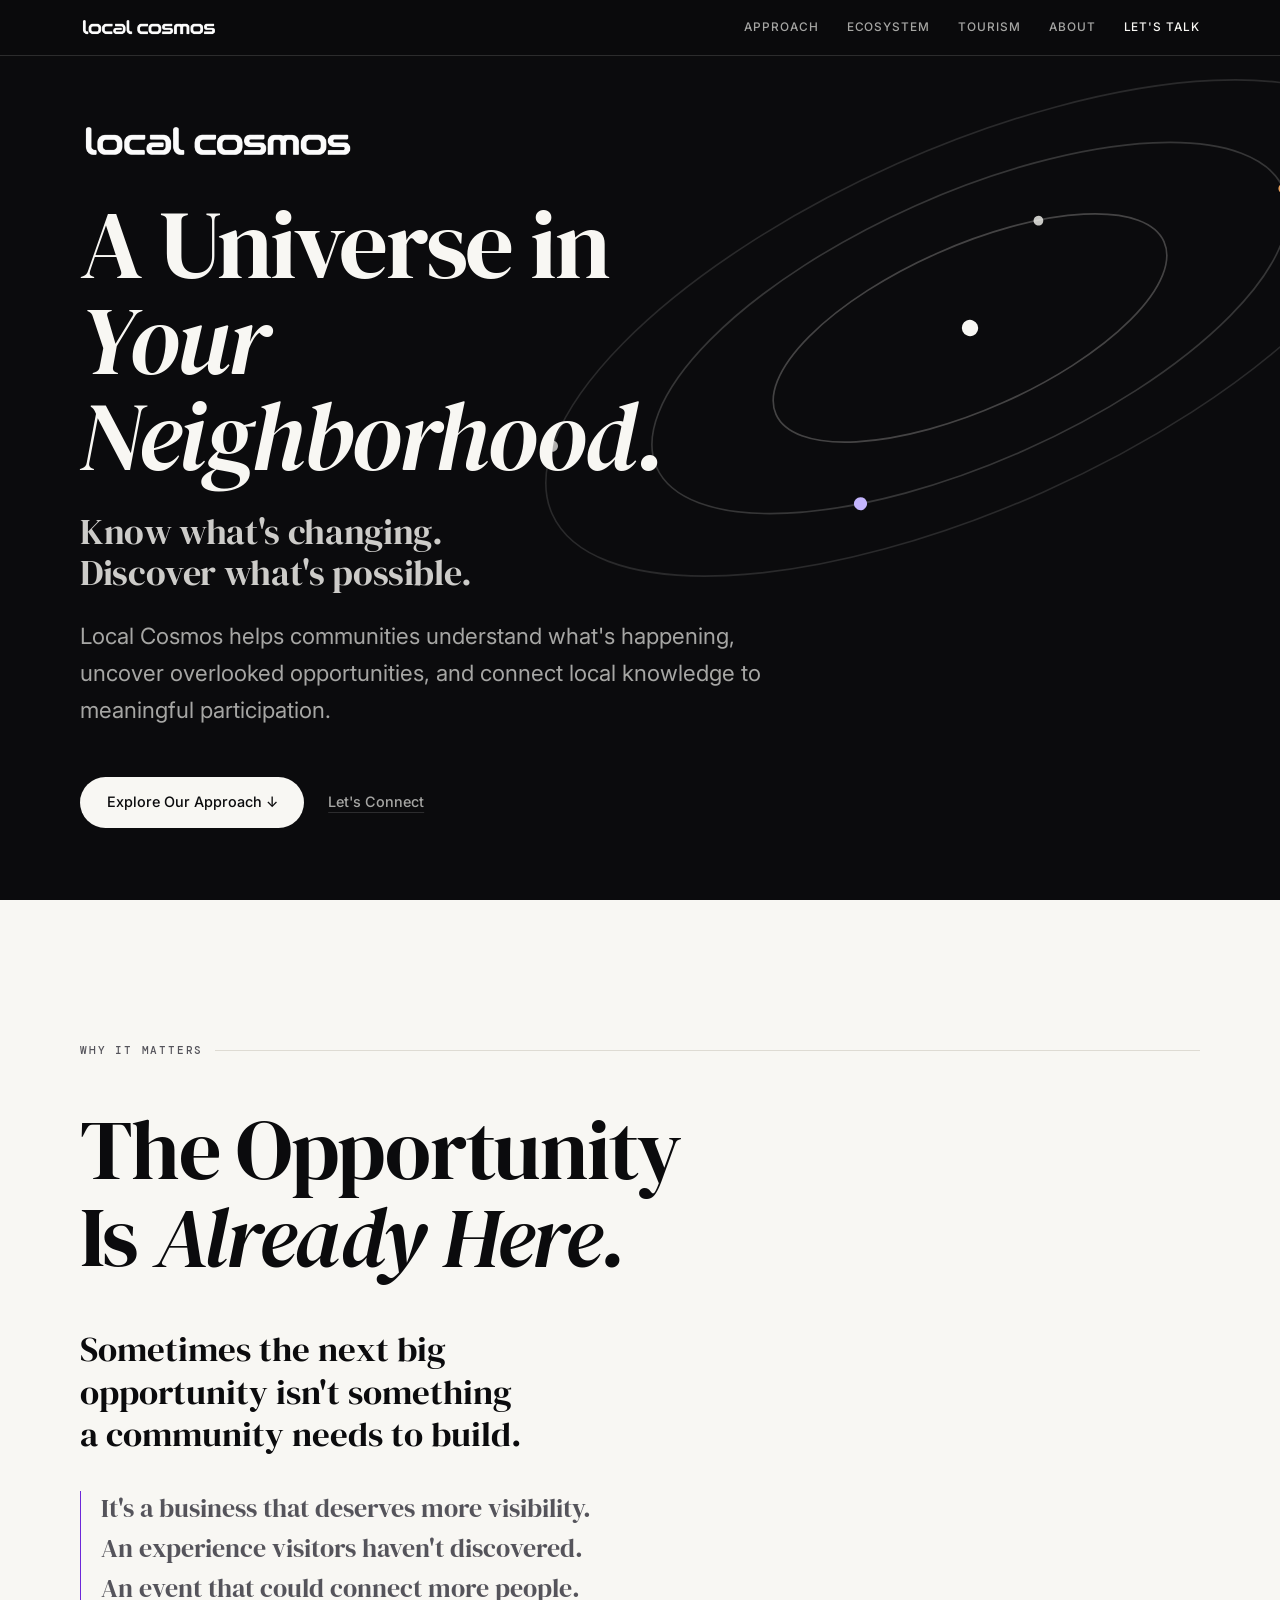
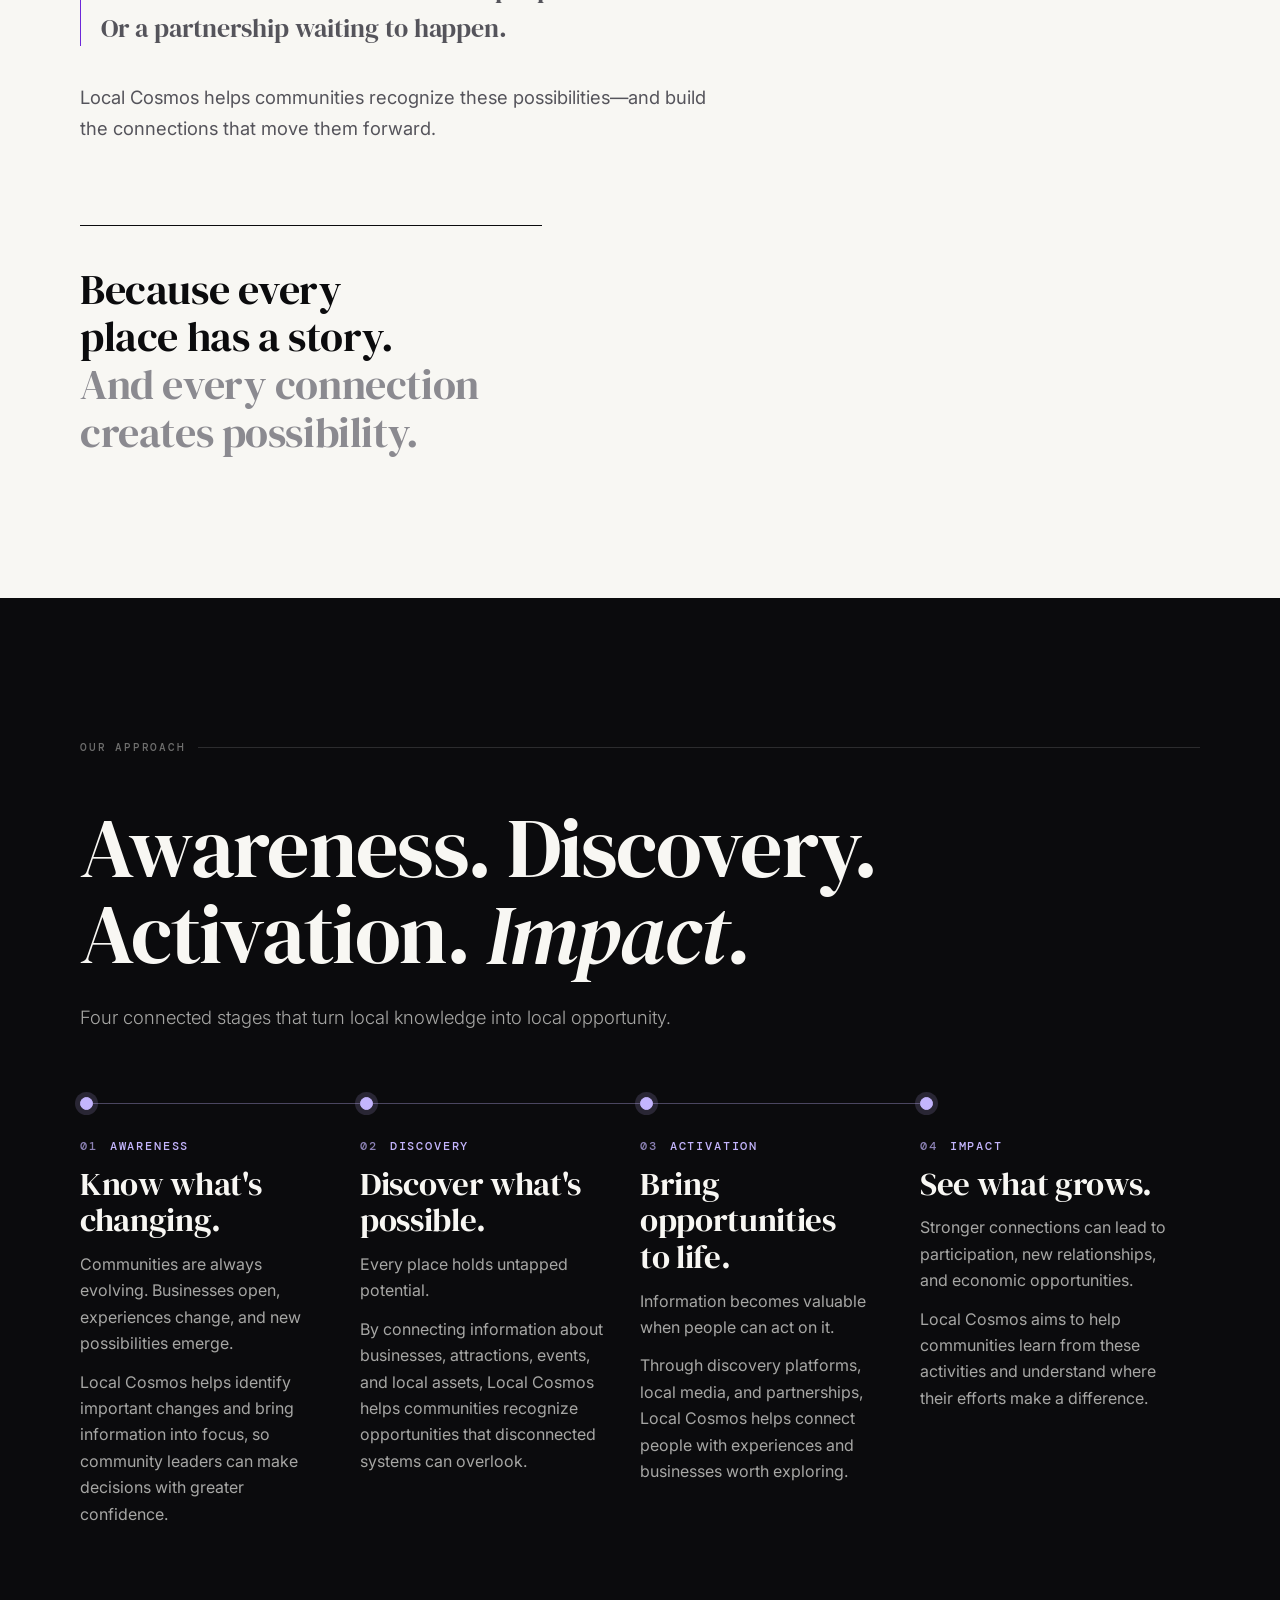
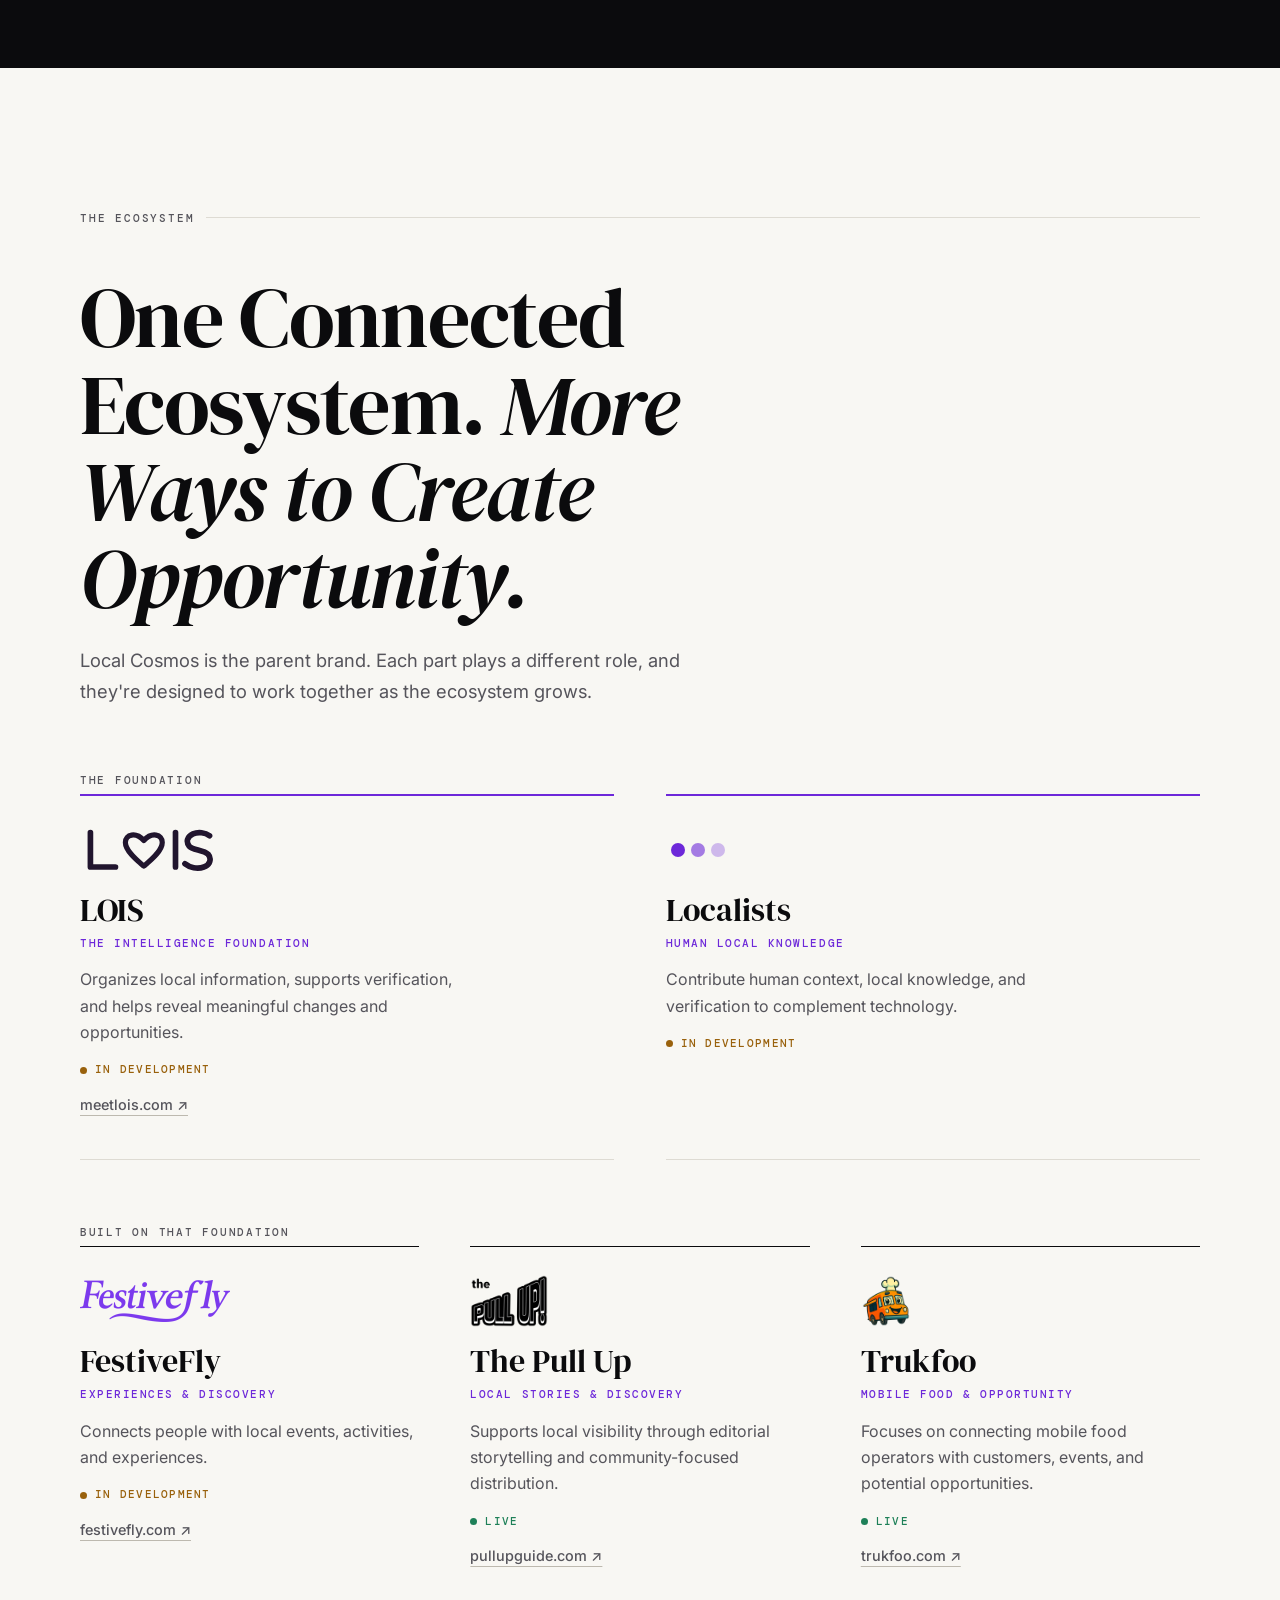
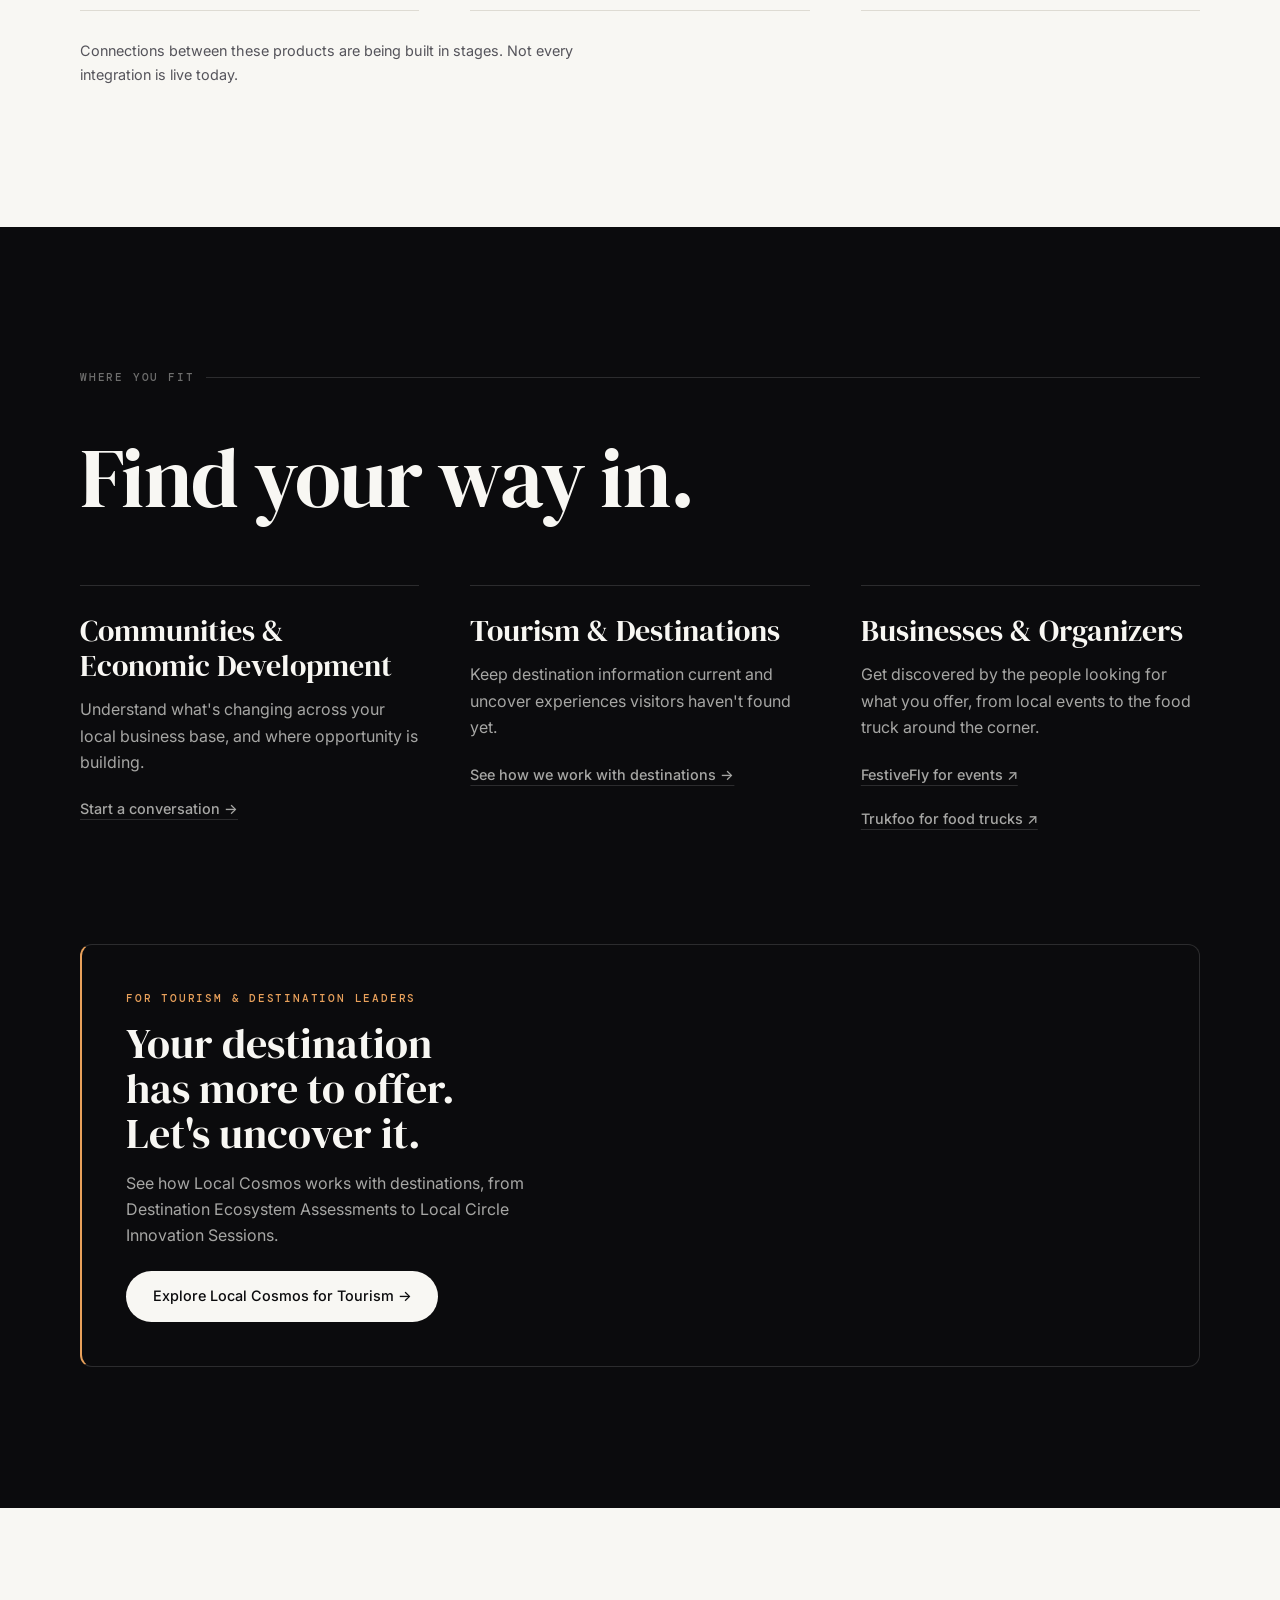
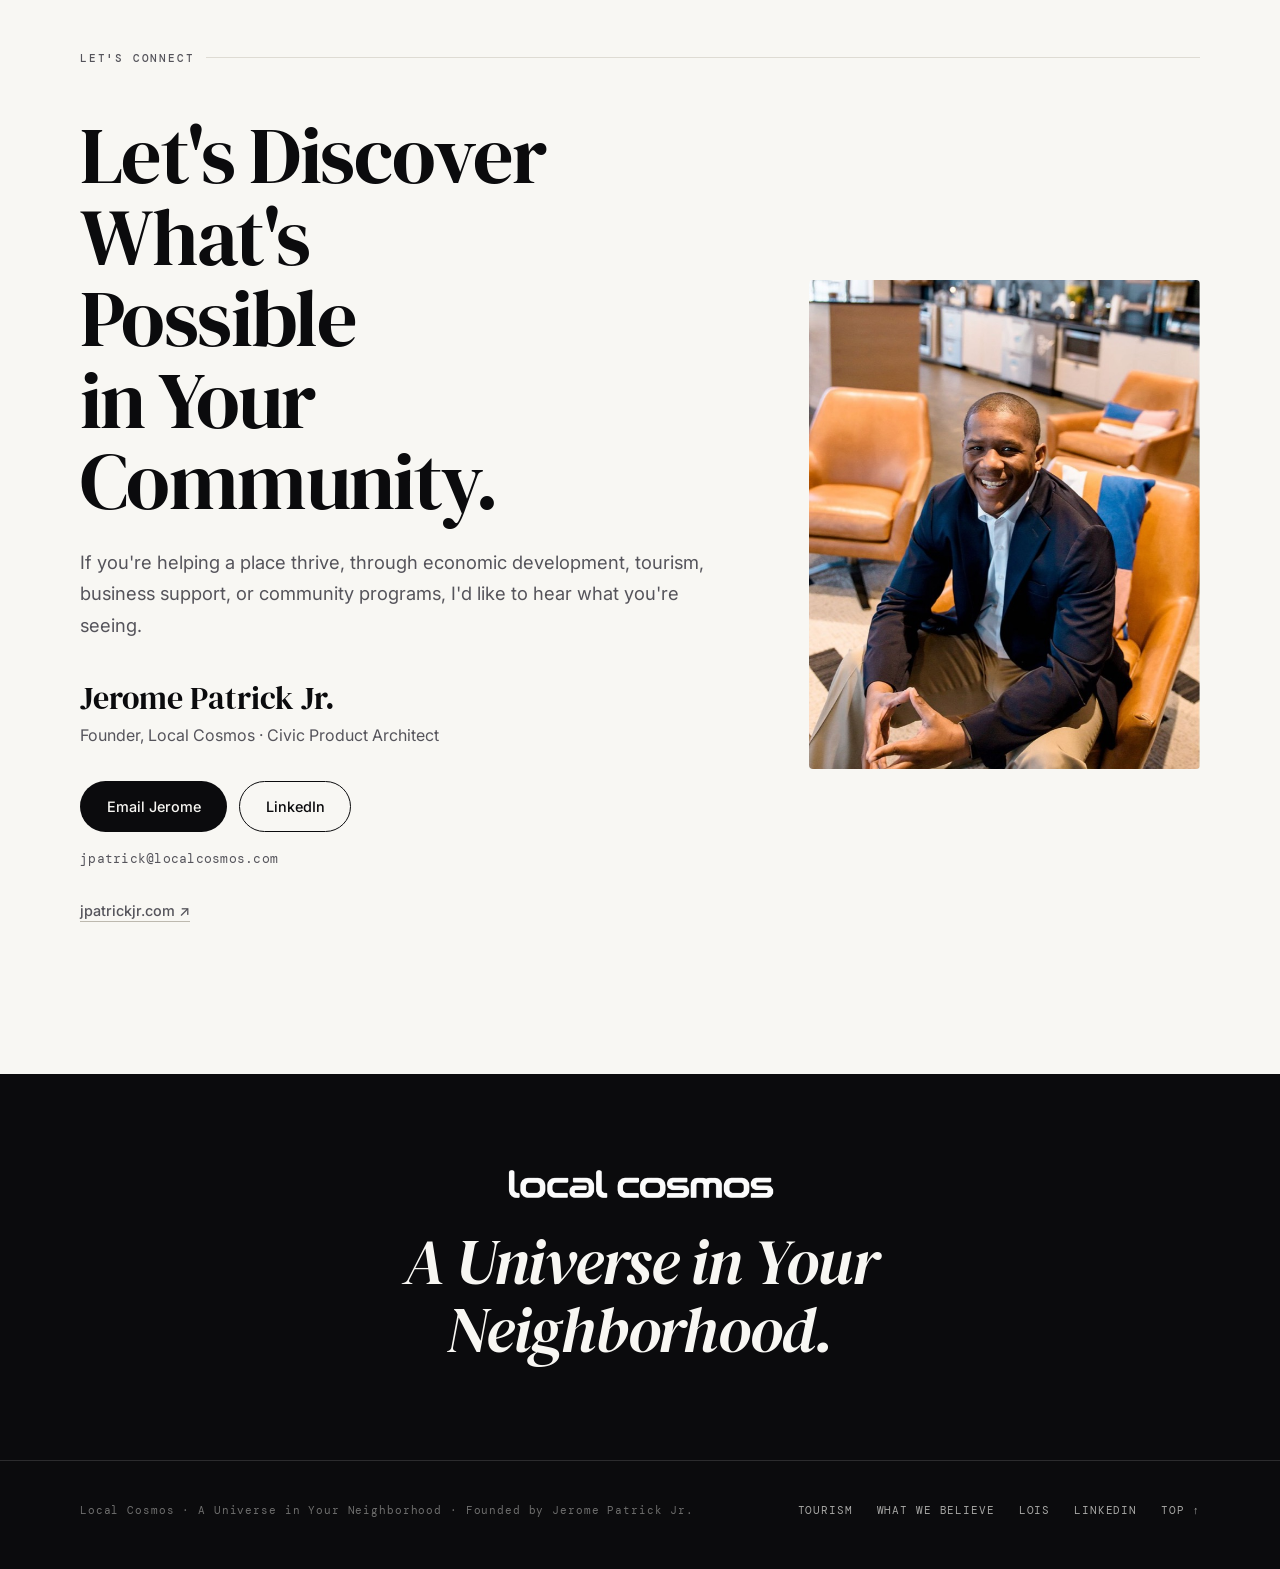
<file: index.html>
<!DOCTYPE html>
<html lang="en">
<head>
  <meta charset="UTF-8" />
  <meta name="viewport" content="width=device-width, initial-scale=1.0" />
  <title>Local Cosmos — A Universe in Your Neighborhood</title>
  <meta name="description" content="A Universe in Your Neighborhood. Local Cosmos helps communities understand what's happening, uncover overlooked opportunities, and connect local knowledge to meaningful participation." />
  <link rel="canonical" href="https://www.localcosmos.com/" />
  <meta name="theme-color" content="#0B0B0D" />
  <meta property="og:type" content="website" />
  <meta property="og:site_name" content="Local Cosmos" />
  <meta property="og:url" content="https://www.localcosmos.com/" />
  <meta property="og:title" content="Local Cosmos — A Universe in Your Neighborhood" />
  <meta property="og:description" content="Local Cosmos helps communities understand what's happening, uncover overlooked opportunities, and connect local knowledge to meaningful participation." />
  <meta property="og:image" content="https://www.localcosmos.com/assets/og-local-cosmos.jpg" />
  <meta property="og:image:width" content="1200" />
  <meta property="og:image:height" content="630" />
  <meta property="og:image:alt" content="Local Cosmos — A Universe in Your Neighborhood." />
  <meta name="twitter:card" content="summary_large_image" />
  <meta name="twitter:title" content="Local Cosmos — A Universe in Your Neighborhood" />
  <meta name="twitter:description" content="Helping communities understand what's happening, uncover overlooked opportunities, and connect local knowledge to meaningful participation." />
  <meta name="twitter:image" content="https://www.localcosmos.com/assets/og-local-cosmos.jpg" />
  <link rel="icon" type="image/svg+xml" href="assets/favicon.svg" />
  <link rel="apple-touch-icon" href="assets/apple-touch-icon.png" />
  <link rel="preconnect" href="https://fonts.googleapis.com" />
  <link rel="preconnect" href="https://fonts.gstatic.com" crossorigin />
  <link href="https://fonts.googleapis.com/css2?family=DM+Serif+Display:ital@0;1&family=Inter:wght@300;400;500&family=DM+Mono:wght@400;500&display=swap" rel="stylesheet" />
  <link rel="stylesheet" href="lc.css?v=2026-10-28" />
</head>
<body>

  <a class="skip-link" href="#main">Skip to content</a>

  <nav class="nav" aria-label="Primary">
    <div class="nav-inner">
      <a class="mark" href="#top"><img src="assets/local-cosmos-white.png" alt="Local Cosmos" width="912" height="100" /></a>
      <div class="nav-right">
        <ul class="nav-links" id="nav-links">
          <li><a href="#approach">Approach</a></li>
          <li><a href="#ecosystem">Ecosystem</a></li>
          <li><a href="tourism/">Tourism</a></li>
          <li><a href="what-we-believe/">About</a></li>
        </ul>
        <a class="nav-cta" href="#connect">Let's talk</a>
        <button class="nav-toggle" type="button" aria-expanded="false" aria-controls="nav-links">Menu</button>
      </div>
    </div>
  </nav>

  <main id="main">

  <!-- 1. HERO -->
  <header class="hero" id="top">
    <svg class="orbits" viewBox="0 0 600 600" fill="none" aria-hidden="true">
      <g transform="rotate(-24 300 300)" stroke="currentColor">
        <ellipse cx="300" cy="300" rx="280" ry="110" stroke-opacity="0.13" />
        <ellipse cx="300" cy="300" rx="210" ry="82" stroke-opacity="0.18" />
        <ellipse cx="300" cy="300" rx="130" ry="50" stroke-opacity="0.24" />
        <circle cx="300" cy="300" r="5" fill="currentColor" stroke="none" />
        <circle cx="37" cy="262" r="3.5" fill="currentColor" fill-opacity="0.7" stroke="none" />
        <circle cx="195" cy="371" r="4" fill="#C4B5FD" stroke="none" />
        <circle cx="365" cy="257" r="3" fill="currentColor" fill-opacity="0.8" stroke="none" />
        <circle cx="510" cy="300" r="3" fill="#E9A15B" stroke="none" />
      </g>
    </svg>
    <div class="wrap">
      <p class="hero-mark"><img src="assets/local-cosmos-white.png" alt="" width="912" height="100" /></p>
      <h1 class="hero-headline"><span class="visually-hidden">Local Cosmos: </span>A Universe in <em>Your Neighborhood.</em></h1>
      <p class="hero-lede">Know what's changing. Discover what's possible.</p>
      <p class="hero-sub">
        Local Cosmos helps communities understand what's happening, uncover overlooked opportunities,
        and connect local knowledge to meaningful participation.
      </p>
      <div class="hero-cta">
        <a class="btn btn-ivory" href="#approach">Explore Our Approach ↓</a>
        <a class="link" href="#connect">Let's Connect</a>
      </div>
    </div>
  </header>

  <!-- 2. OPPORTUNITY NARRATIVE -->
  <section class="band light" id="opportunity" aria-labelledby="opportunity-title">
    <div class="wrap">
      <p class="eyebrow">Why it matters</p>
      <h2 class="display reveal" id="opportunity-title">The Opportunity Is <em>Already Here.</em></h2>
      <div class="story reveal">
        <p class="story-lead">Sometimes the next big opportunity isn't something a community needs to build.</p>
        <ul class="story-list">
          <li>It's a business that deserves more visibility.</li>
          <li>An experience visitors haven't discovered.</li>
          <li>An event that could connect more people.</li>
          <li>Or a partnership waiting to happen.</li>
        </ul>
        <p class="body">Local Cosmos helps communities recognize these possibilities—and build the connections that move them forward.</p>
      </div>
      <p class="closing reveal">
        <span>Because every place has a story.</span>
        <span class="dim">And every connection creates possibility.</span>
      </p>
    </div>
  </section>

  <!-- 3. FOUR-PART FRAMEWORK -->
  <section class="band" id="approach" aria-labelledby="approach-title">
    <div class="wrap">
      <p class="eyebrow">Our approach</p>
      <h2 class="display reveal" id="approach-title">Awareness. Discovery. Activation. <em>Impact.</em></h2>
      <p class="body reveal" style="margin-top:1.5rem">Four connected stages that turn local knowledge into local opportunity.</p>
      <ol class="framework">
        <li class="reveal" style="--i:0">
          <p class="fw-stage"><span>01</span>Awareness</p>
          <h3>Know what's changing.</h3>
          <p>Communities are always evolving. Businesses open, experiences change, and new possibilities emerge.</p>
          <p>Local Cosmos helps identify important changes and bring information into focus, so community leaders can make decisions with greater confidence.</p>
        </li>
        <li class="reveal" style="--i:1">
          <p class="fw-stage"><span>02</span>Discovery</p>
          <h3>Discover what's possible.</h3>
          <p>Every place holds untapped potential.</p>
          <p>By connecting information about businesses, attractions, events, and local assets, Local Cosmos helps communities recognize opportunities that disconnected systems can overlook.</p>
        </li>
        <li class="reveal" style="--i:2">
          <p class="fw-stage"><span>03</span>Activation</p>
          <h3>Bring opportunities to life.</h3>
          <p>Information becomes valuable when people can act on it.</p>
          <p>Through discovery platforms, local media, and partnerships, Local Cosmos helps connect people with experiences and businesses worth exploring.</p>
        </li>
        <li class="reveal" style="--i:3">
          <p class="fw-stage"><span>04</span>Impact</p>
          <h3>See what grows.</h3>
          <p>Stronger connections can lead to participation, new relationships, and economic opportunities.</p>
          <p>Local Cosmos aims to help communities learn from these activities and understand where their efforts make a difference.</p>
        </li>
      </ol>
    </div>
  </section>

  <!-- 4. ECOSYSTEM -->
  <section class="band light" id="ecosystem" aria-labelledby="eco-title">
    <div class="wrap">
      <p class="eyebrow">The ecosystem</p>
      <h2 class="display reveal" id="eco-title" style="max-width:17ch">One Connected Ecosystem. <em>More Ways to Create Opportunity.</em></h2>
      <p class="body reveal" style="margin-top:1.5rem">
        Local Cosmos is the parent brand. Each part plays a different role, and they're designed to work together as the ecosystem grows.
      </p>

      <p class="tier-label">The foundation</p>
      <div class="eco-grid two">
        <article class="eco-item foundation reveal">
          <div class="eco-item-logo"><img src="assets/lois-wordmark.svg" alt="" width="294" height="110" loading="lazy" /></div>
          <h3>LOIS</h3>
          <p class="eco-item-role">The Intelligence Foundation</p>
          <p class="eco-item-desc">Organizes local information, supports verification, and helps reveal meaningful changes and opportunities.</p>
          <p class="status dev">In development</p>
          <a class="link" href="https://meetlois.com" target="_blank" rel="noopener">meetlois.com ↗</a>
        </article>
        <article class="eco-item foundation reveal">
          <div class="eco-item-logo" aria-hidden="true">
            <svg viewBox="0 0 64 40" width="64" height="40" fill="none"><circle cx="12" cy="20" r="7" fill="#6D28D9"/><circle cx="32" cy="20" r="7" fill="#6D28D9" fill-opacity=".6"/><circle cx="52" cy="20" r="7" fill="#6D28D9" fill-opacity=".3"/></svg>
          </div>
          <h3>Localists</h3>
          <p class="eco-item-role">Human Local Knowledge</p>
          <p class="eco-item-desc">Contribute human context, local knowledge, and verification to complement technology.</p>
          <p class="status dev">In development</p>
        </article>
      </div>

      <p class="tier-label">Built on that foundation</p>
      <div class="eco-grid three">
        <article class="eco-item reveal">
          <div class="eco-item-logo"><img src="assets/festivefly-wordmark.png" alt="" width="600" height="168" loading="lazy" /></div>
          <h3>FestiveFly</h3>
          <p class="eco-item-role">Experiences &amp; Discovery</p>
          <p class="eco-item-desc">Connects people with local events, activities, and experiences.</p>
          <p class="status dev">In development</p>
          <a class="link" href="https://festivefly.com" target="_blank" rel="noopener">festivefly.com ↗</a>
        </article>
        <article class="eco-item reveal">
          <div class="eco-item-logo"><img src="assets/pullup.png" alt="" width="392" height="264" loading="lazy" /></div>
          <h3>The Pull Up</h3>
          <p class="eco-item-role">Local Stories &amp; Discovery</p>
          <p class="eco-item-desc">Supports local visibility through editorial storytelling and community-focused distribution.</p>
          <p class="status live">Live</p>
          <a class="link" href="https://pullupguide.com" target="_blank" rel="noopener">pullupguide.com ↗</a>
        </article>
        <article class="eco-item reveal">
          <div class="eco-item-logo"><img src="assets/trukfoo.png" alt="" width="234" height="240" loading="lazy" /></div>
          <h3>Trukfoo</h3>
          <p class="eco-item-role">Mobile Food &amp; Opportunity</p>
          <p class="eco-item-desc">Focuses on connecting mobile food operators with customers, events, and potential opportunities.</p>
          <p class="status live">Live</p>
          <a class="link" href="https://www.trukfoo.com" target="_blank" rel="noopener">trukfoo.com ↗</a>
        </article>
      </div>
      <p class="eco-footnote">Connections between these products are being built in stages. Not every integration is live today.</p>
    </div>
  </section>

  <!-- 5. AUDIENCE PATHWAYS -->
  <section class="band" id="paths" aria-labelledby="paths-title">
    <div class="wrap">
      <p class="eyebrow">Where you fit</p>
      <h2 class="display reveal" id="paths-title">Find your way in.</h2>
      <div class="paths">
        <article class="path reveal">
          <h3>Communities &amp; Economic Development</h3>
          <p>Understand what's changing across your local business base, and where opportunity is building.</p>
          <a class="link" href="#connect">Start a conversation →</a>
        </article>
        <article class="path reveal">
          <h3>Tourism &amp; Destinations</h3>
          <p>Keep destination information current and uncover experiences visitors haven't found yet.</p>
          <a class="link" href="tourism/">See how we work with destinations →</a>
        </article>
        <article class="path reveal">
          <h3>Businesses &amp; Organizers</h3>
          <p>Get discovered by the people looking for what you offer, from local events to the food truck around the corner.</p>
          <a class="link" href="https://festivefly.com" target="_blank" rel="noopener">FestiveFly for events ↗</a>
          <a class="link" href="https://www.trukfoo.com" target="_blank" rel="noopener">Trukfoo for food trucks ↗</a>
        </article>
      </div>

      <aside class="invite reveal" aria-labelledby="invite-title">
        <p class="invite-eyebrow">For tourism &amp; destination leaders</p>
        <h3 id="invite-title">Your destination has more to offer. Let's uncover it.</h3>
        <p>See how Local Cosmos works with destinations, from Destination Ecosystem Assessments to Local Circle Innovation Sessions.</p>
        <a class="btn btn-ivory" href="tourism/">Explore Local Cosmos for Tourism →</a>
      </aside>
    </div>
  </section>

  <!-- 6. CLOSING CTA -->
  <section class="band light" id="connect" aria-labelledby="connect-title">
    <div class="wrap">
      <p class="eyebrow">Let's connect</p>
      <div class="founder">
        <div class="reveal">
          <h2 class="founder-cta" id="connect-title">Let's Discover What's Possible in Your Community.</h2>
          <p class="body" style="margin-top:1.5rem">
            If you're helping a place thrive, through economic development, tourism, business support, or community programs, I'd like to hear what you're seeing.
          </p>
          <div class="founder-id">
            <p class="founder-name">Jerome Patrick Jr.</p>
            <p class="founder-role">Founder, Local Cosmos · Civic Product Architect</p>
          </div>
          <div class="founder-actions">
            <a class="btn btn-ink" href="mailto:jpatrick@localcosmos.com?subject=Local%20Cosmos">Email Jerome</a>
            <a class="btn btn-line" href="https://linkedin.com/in/jeromepatrickjr" target="_blank" rel="noopener">LinkedIn</a>
          </div>
          <p class="contact-email">jpatrick@localcosmos.com</p>
          <ul class="founder-links">
            <li><a class="link" href="https://jpatrickjr.com" target="_blank" rel="noopener">jpatrickjr.com ↗</a></li>
          </ul>
        </div>
        <figure class="founder-photo reveal">
          <img src="assets/jerome-patrick-jr.jpg" alt="Jerome Patrick Jr., founder of Local Cosmos" width="720" height="956" loading="lazy" decoding="async" />
        </figure>
      </div>
    </div>
  </section>

  <section class="band brandline" aria-label="Local Cosmos">
    <div class="wrap signoff">
      <span class="signoff-logo"><img src="assets/local-cosmos-white.png" alt="Local Cosmos" width="912" height="100" loading="lazy" /></span>
      <p>A Universe in Your Neighborhood.</p>
    </div>
  </section>

  </main>

  <footer class="footer">
    <div class="wrap">
      <p>Local Cosmos · A Universe in Your Neighborhood · Founded by Jerome Patrick Jr.</p>
      <ul>
        <li><a href="tourism/">Tourism</a></li>
        <li><a href="what-we-believe/">What we believe</a></li>
        <li><a href="https://meetlois.com" target="_blank" rel="noopener">LOIS</a></li>
        <li><a href="https://linkedin.com/in/jeromepatrickjr" target="_blank" rel="noopener">LinkedIn</a></li>
        <li><a href="#top">Top ↑</a></li>
      </ul>
    </div>
  </footer>

  <script>
    /* Mobile menu */
    (function () {
      var btn = document.querySelector('.nav-toggle');
      var list = document.getElementById('nav-links');
      if (!btn || !list) return;
      function setOpen(open) {
        list.classList.toggle('open', open);
        btn.setAttribute('aria-expanded', open ? 'true' : 'false');
        btn.textContent = open ? 'Close' : 'Menu';
      }
      btn.addEventListener('click', function () { setOpen(!list.classList.contains('open')); });
      list.addEventListener('click', function (e) { if (e.target.closest('a')) setOpen(false); });
      document.addEventListener('keydown', function (e) { if (e.key === 'Escape') setOpen(false); });
    })();
    /* Scroll reveal. Content is visible by default; sections are only hidden
       once the observer has proven it runs, so nothing can get stuck invisible. */
    (function () {
      if (!('IntersectionObserver' in window)) return;
      var io = new IntersectionObserver(function (entries) {
        entries.forEach(function (e) {
          if (e.isIntersecting) { e.target.classList.remove('pre'); io.unobserve(e.target); }
          else if (e.boundingClientRect.top > 0) { e.target.classList.add('pre'); }
        });
      }, { rootMargin: '0px 0px -8% 0px', threshold: 0.08 });
      document.querySelectorAll('.reveal').forEach(function (el) { io.observe(el); });
    })();
  </script>
</body>
</html>
</file>
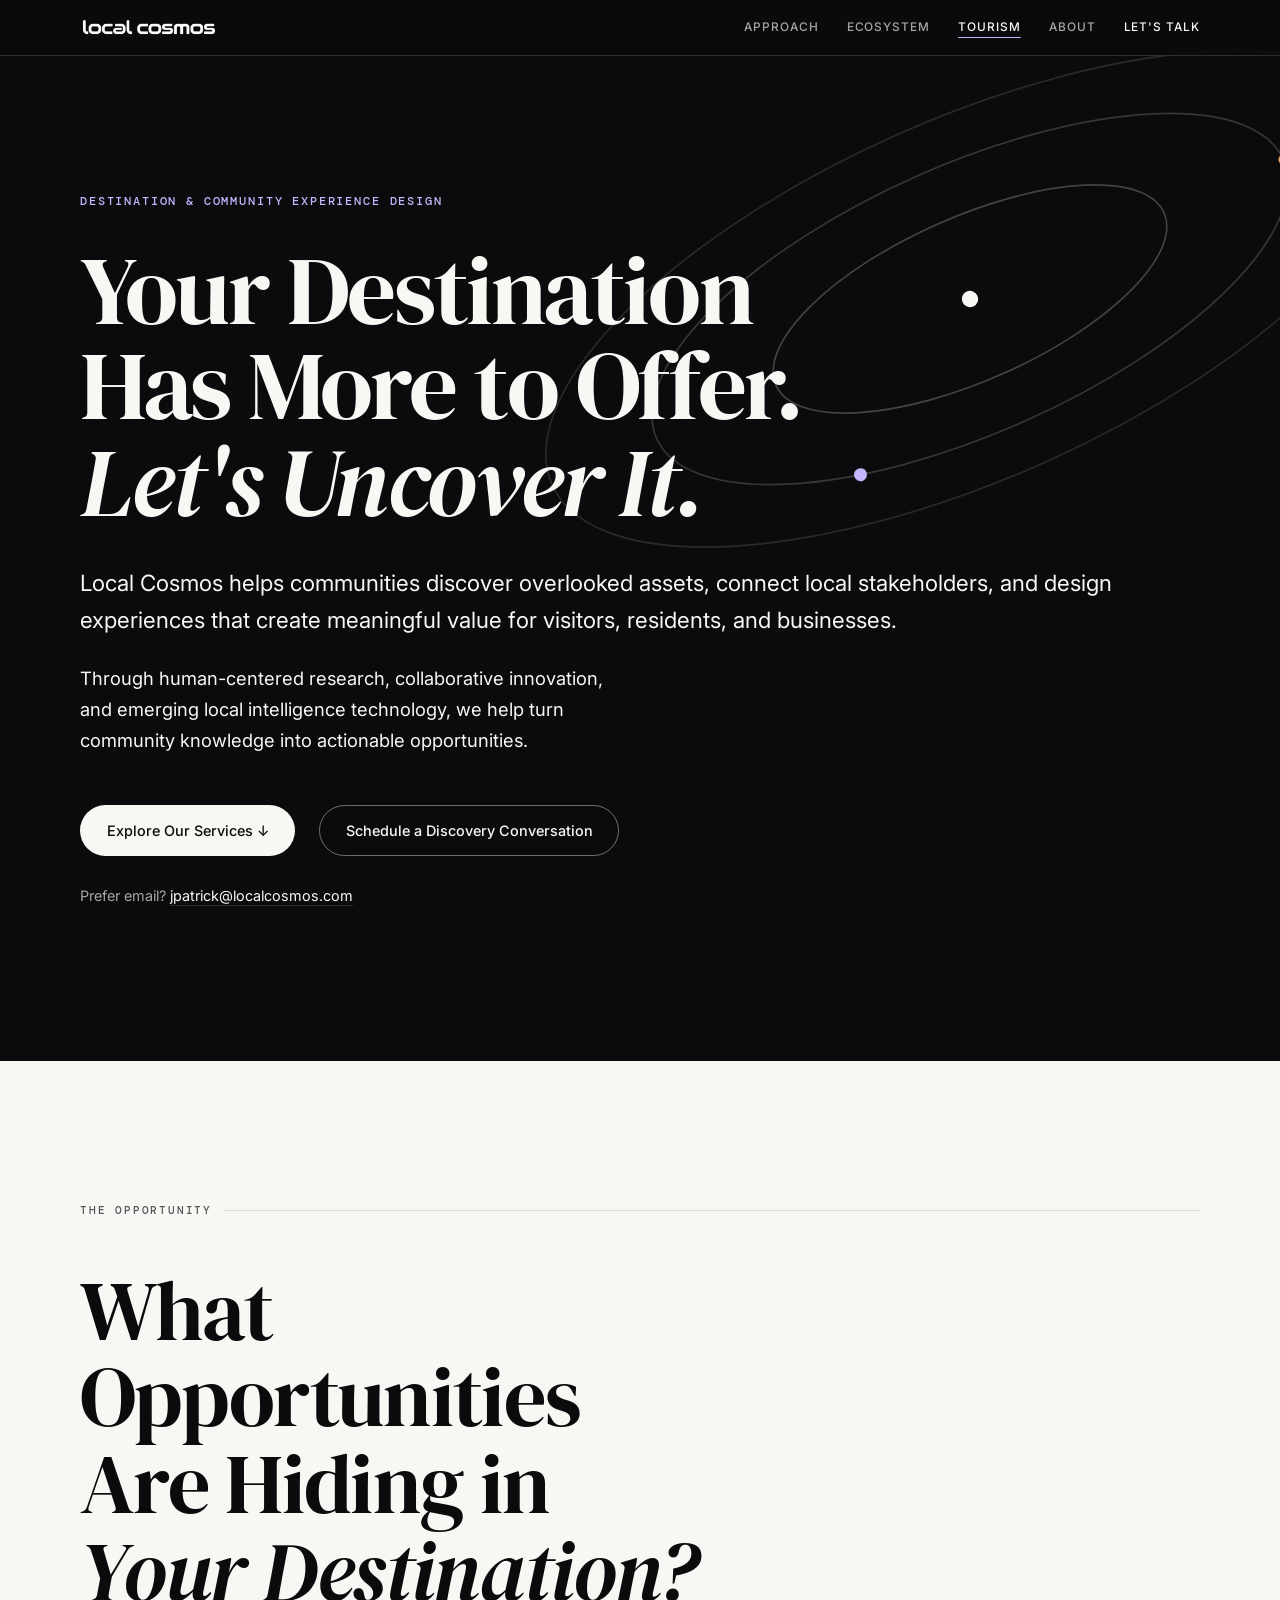
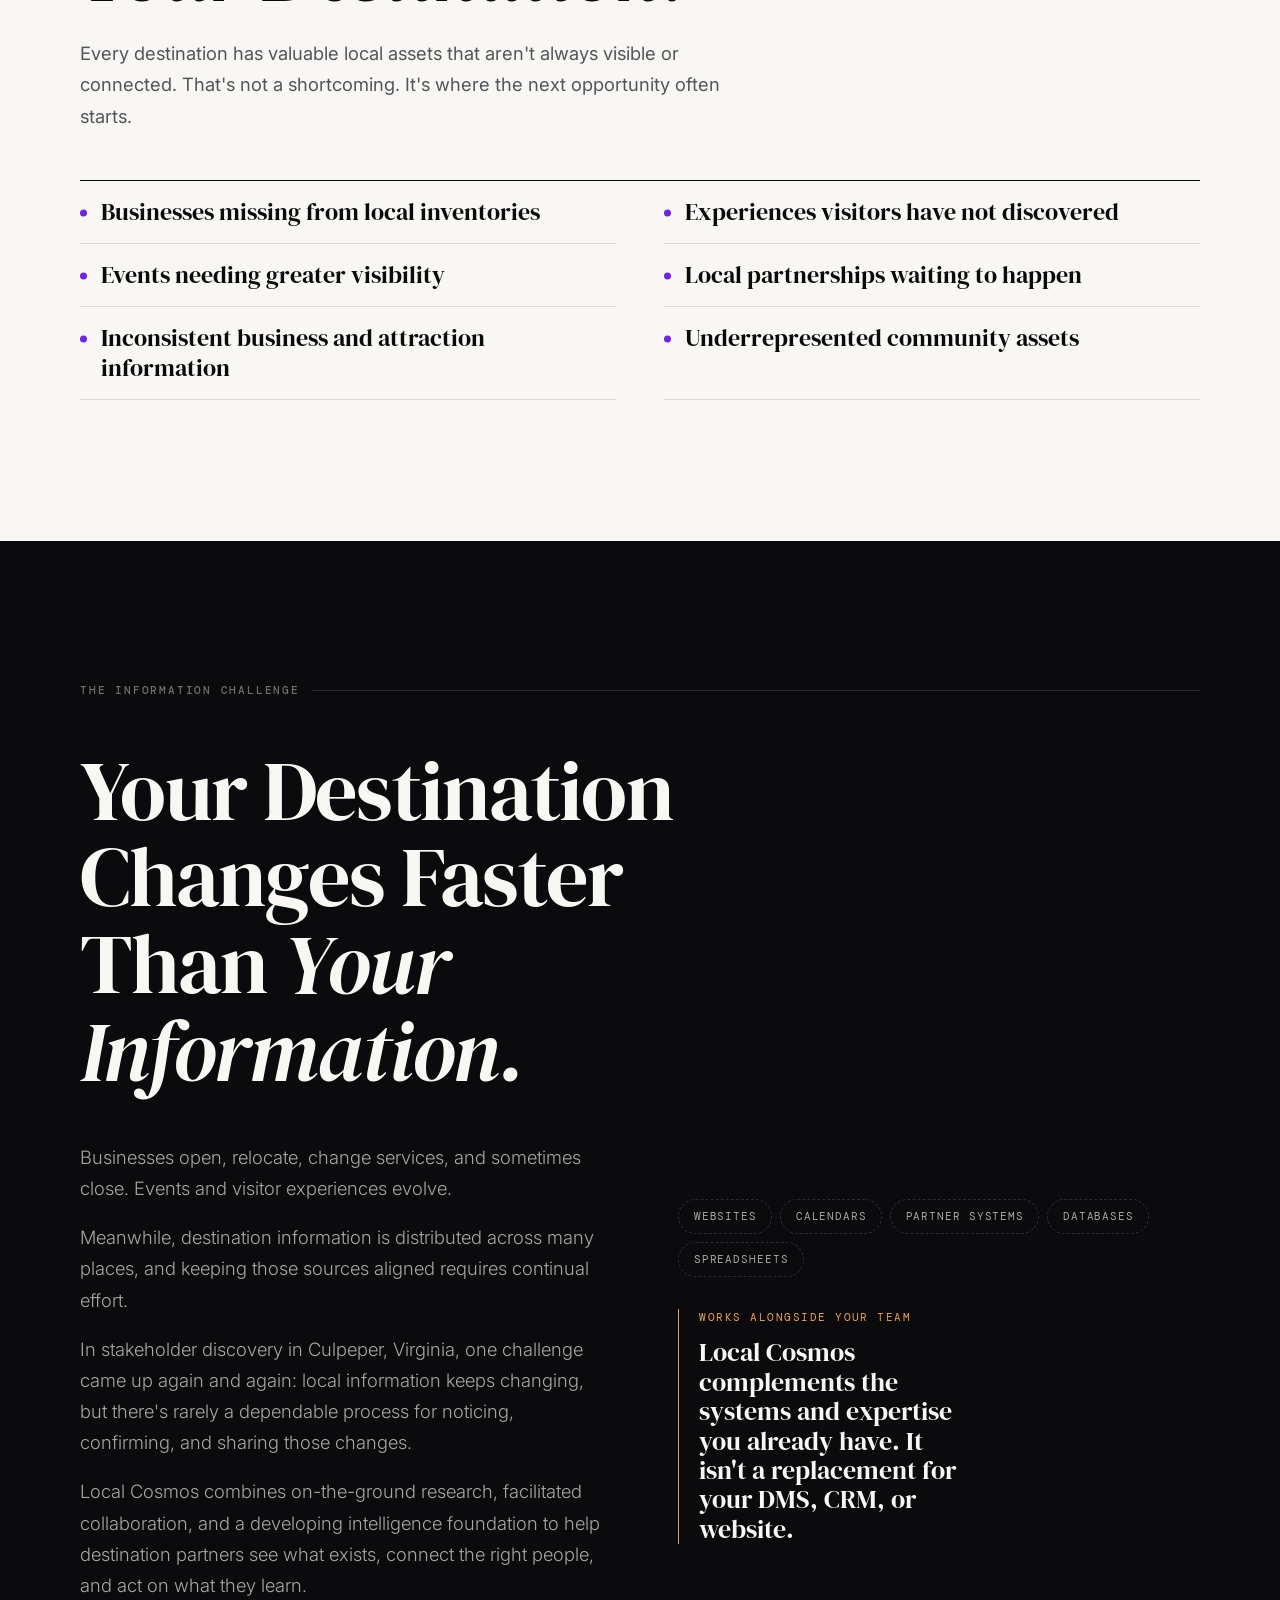
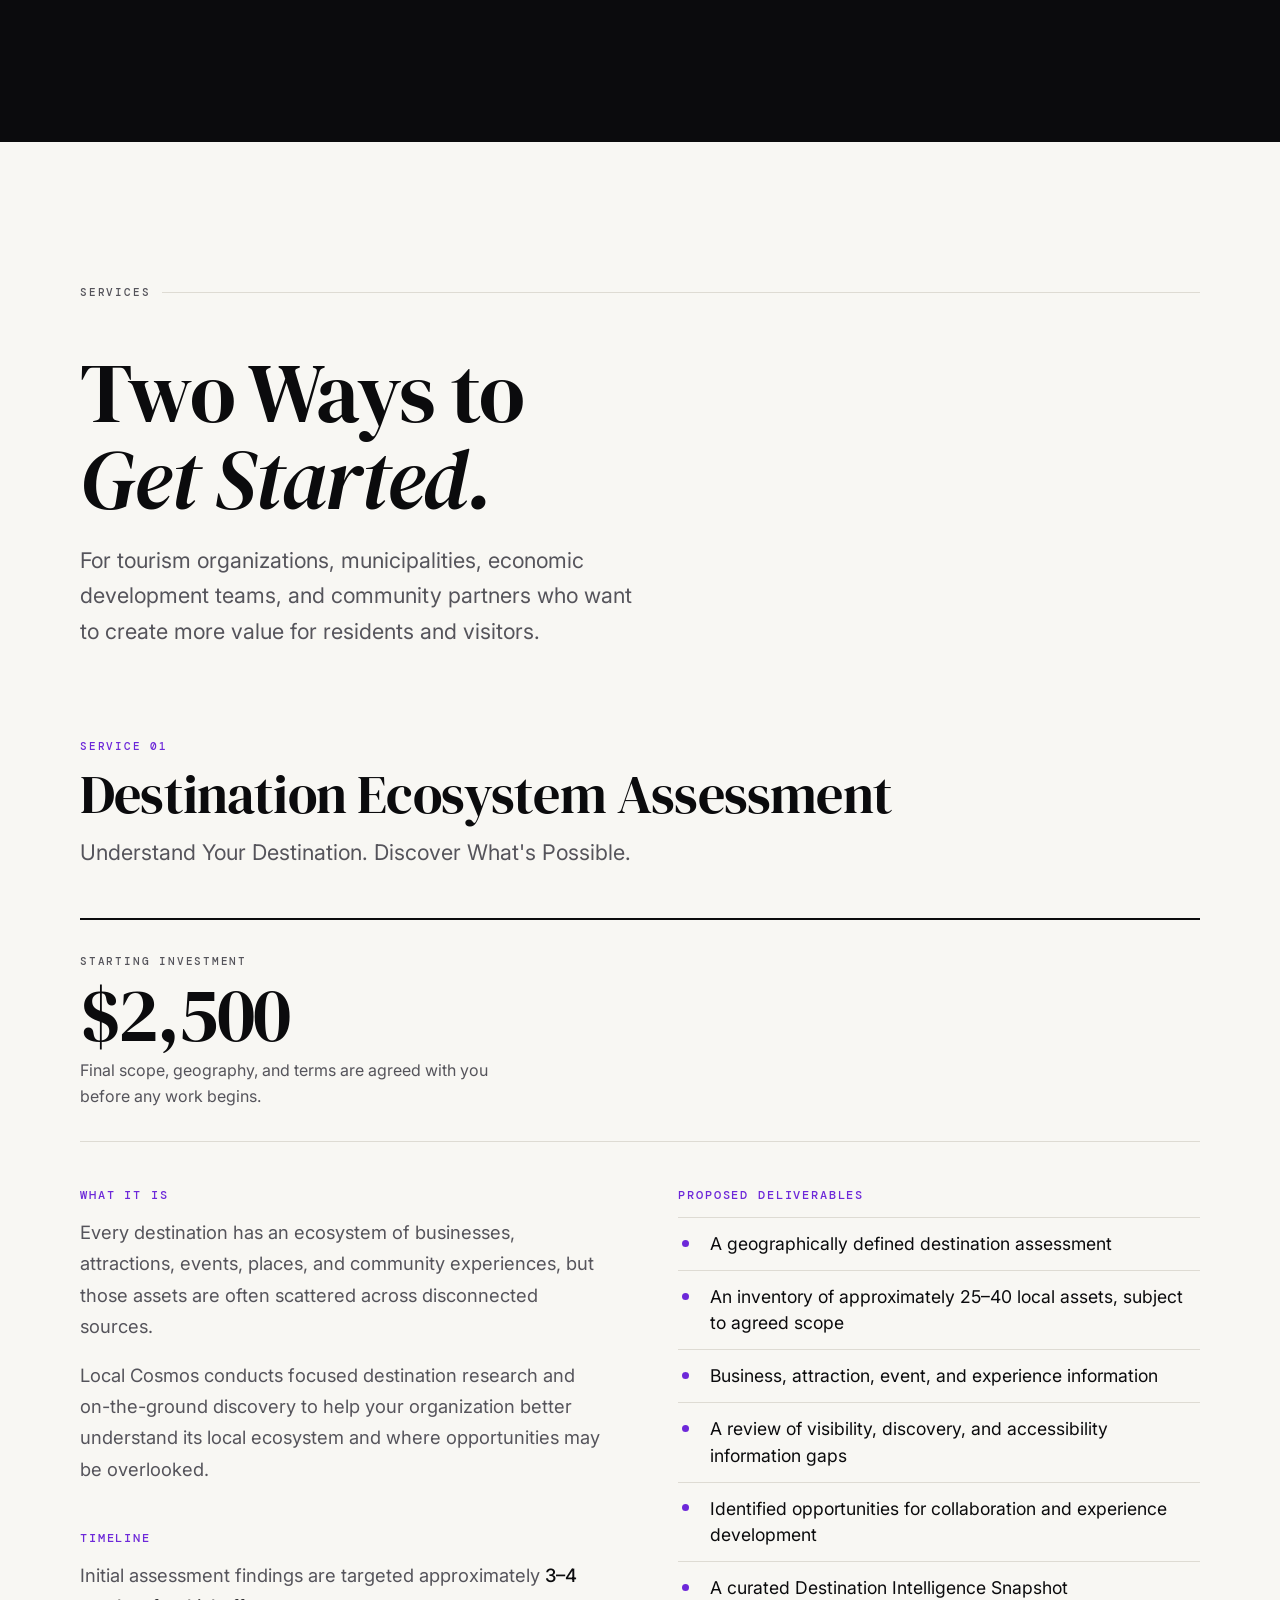
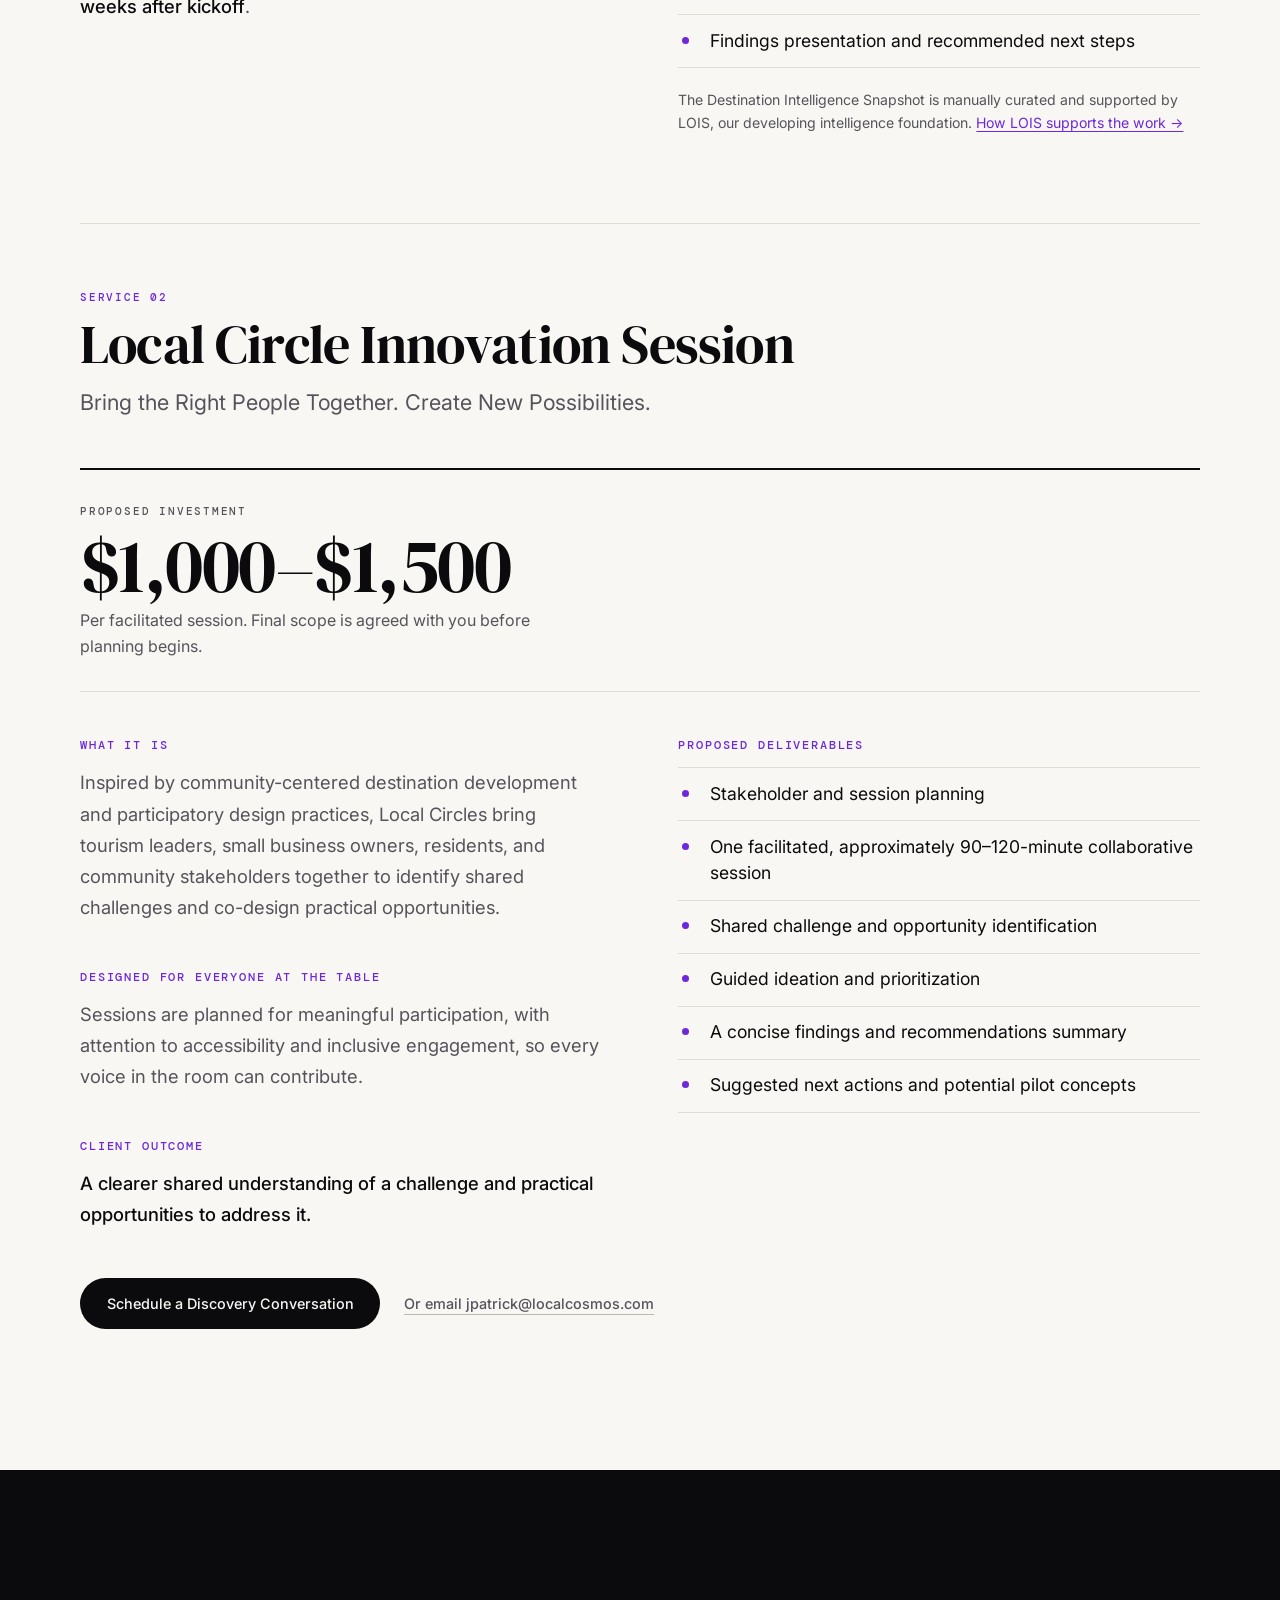
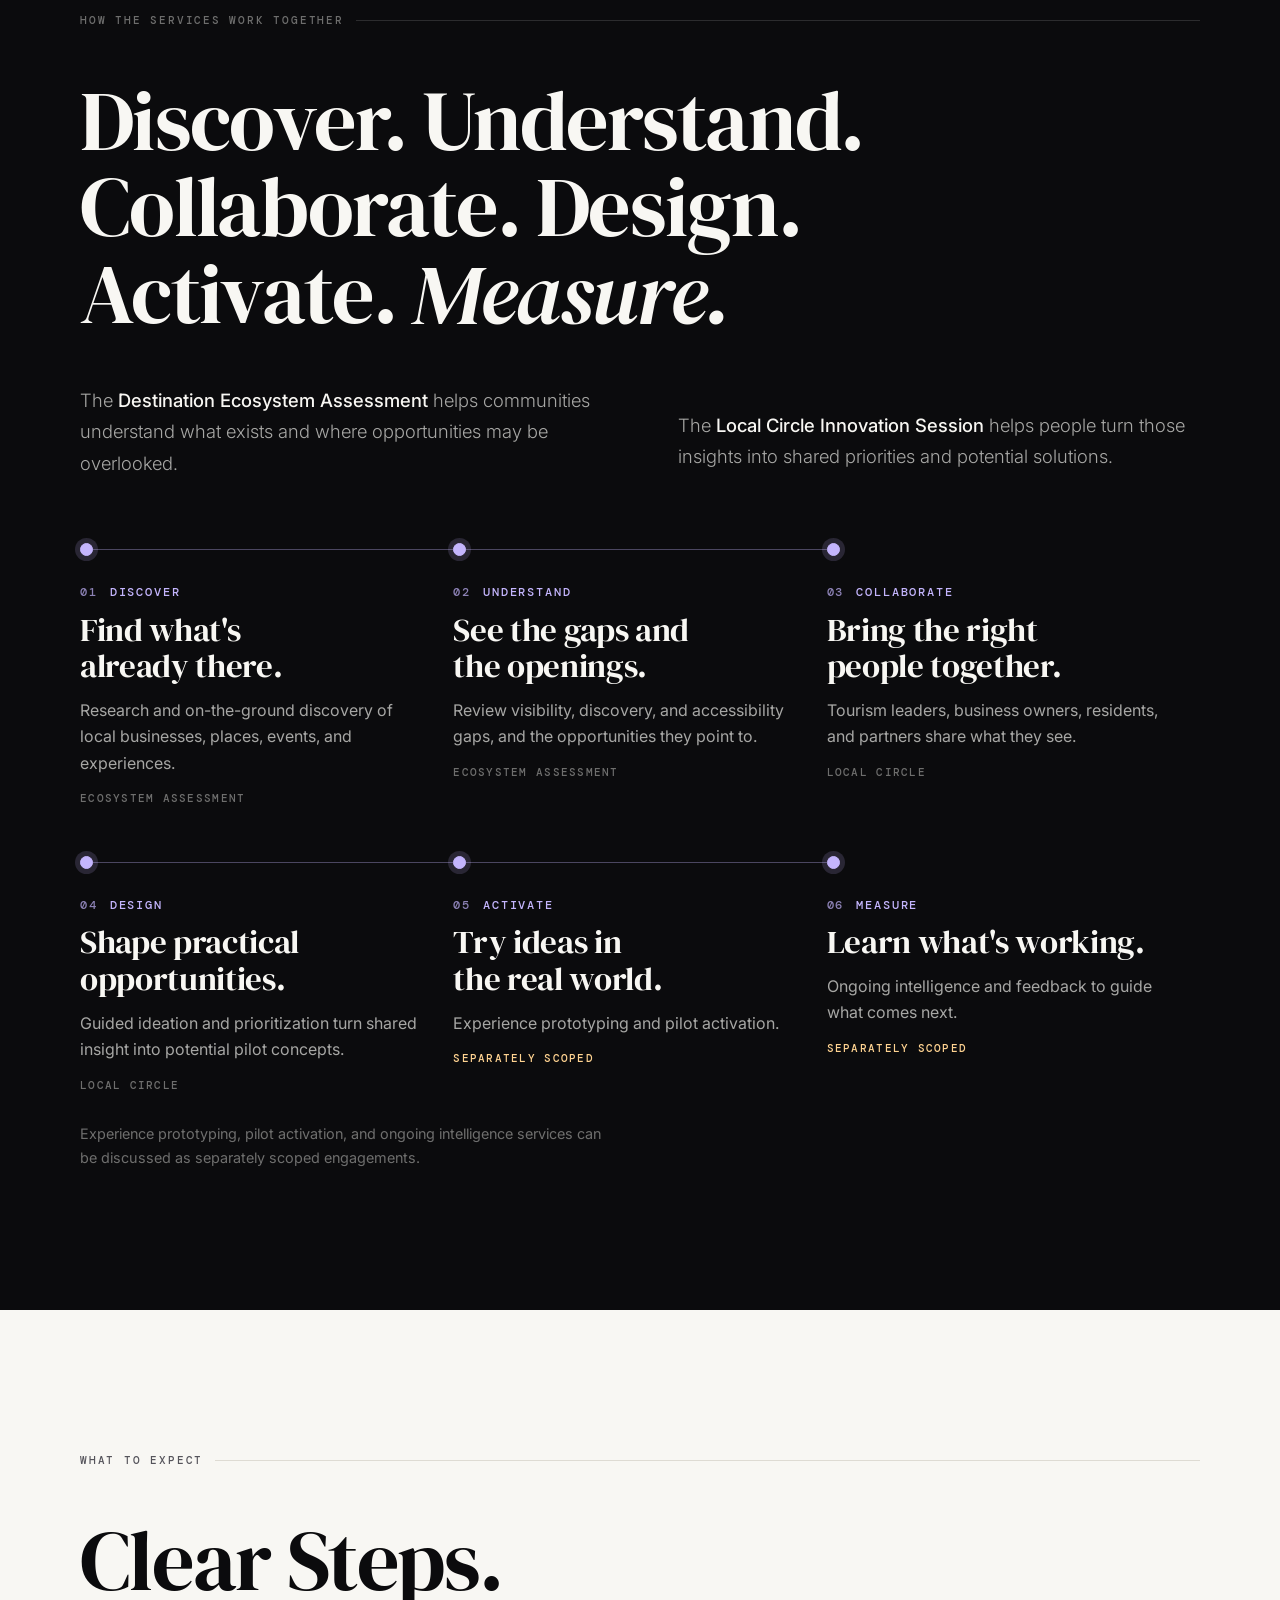
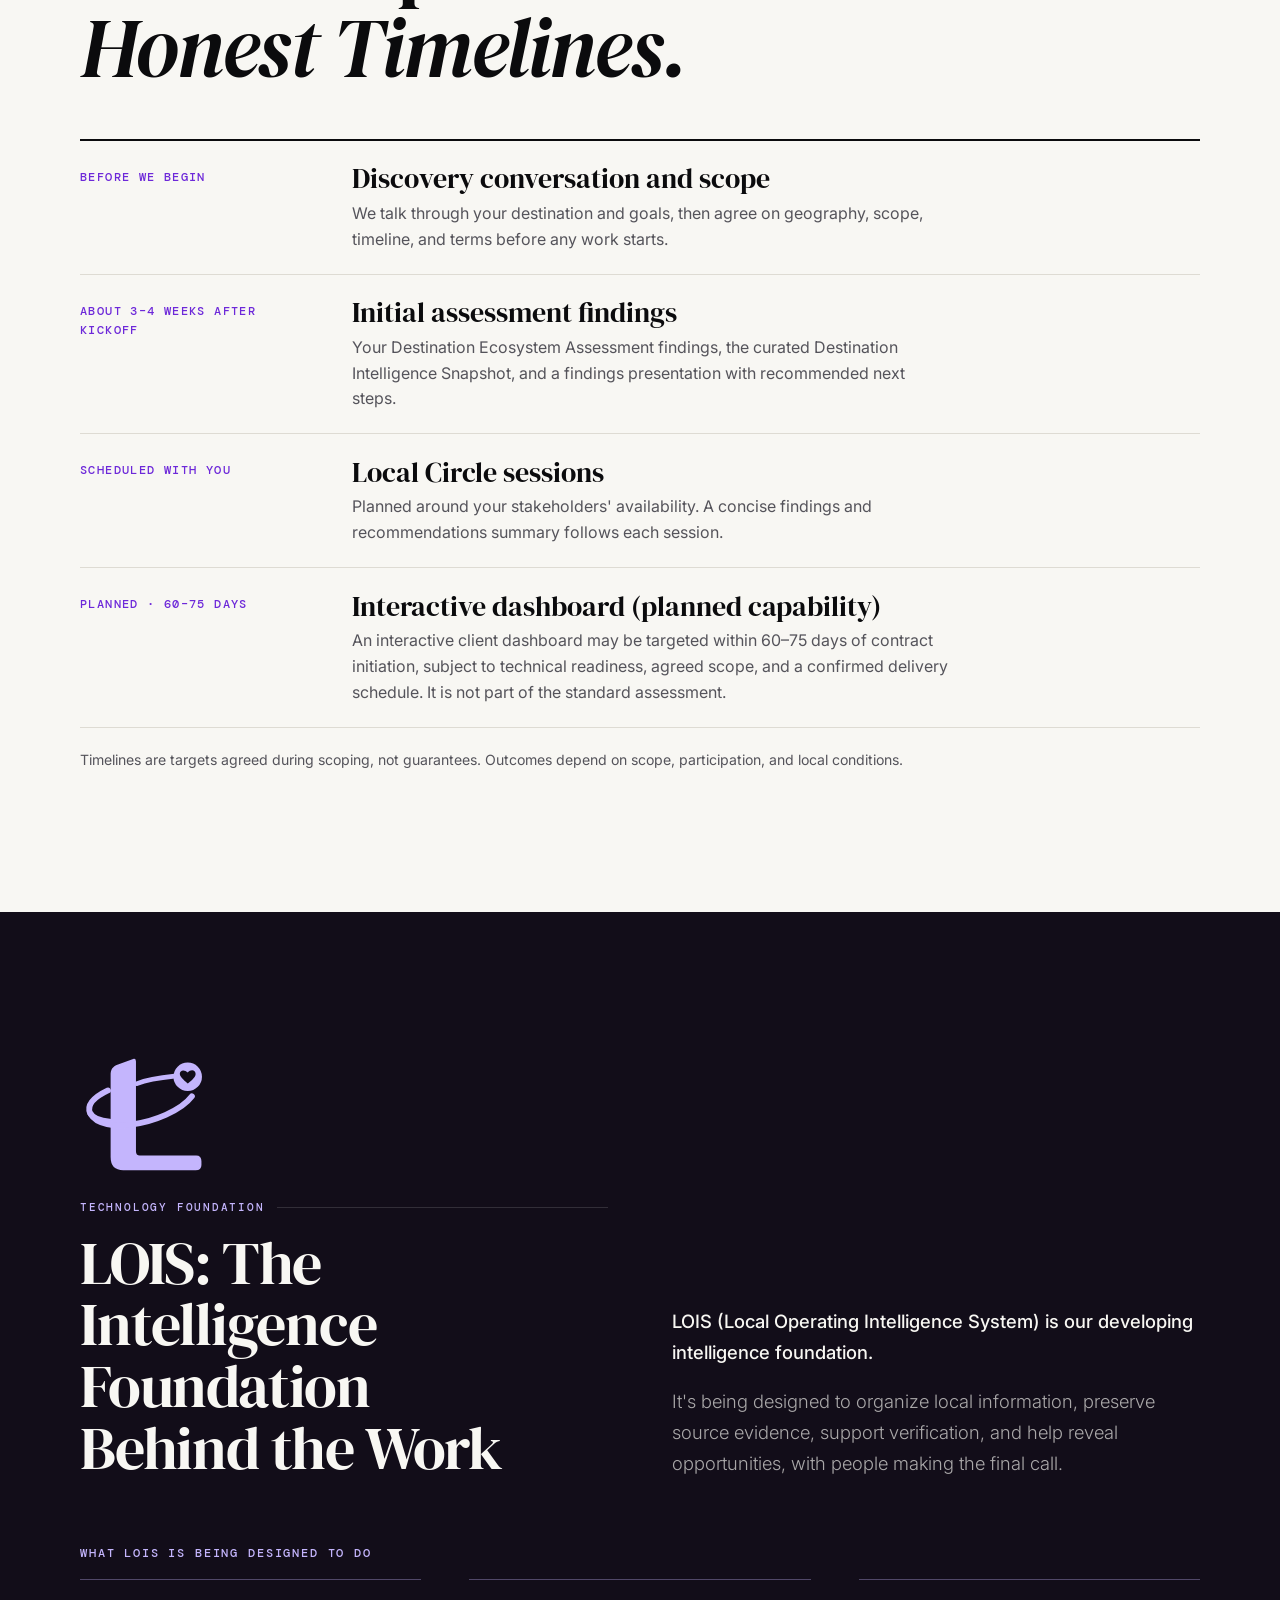
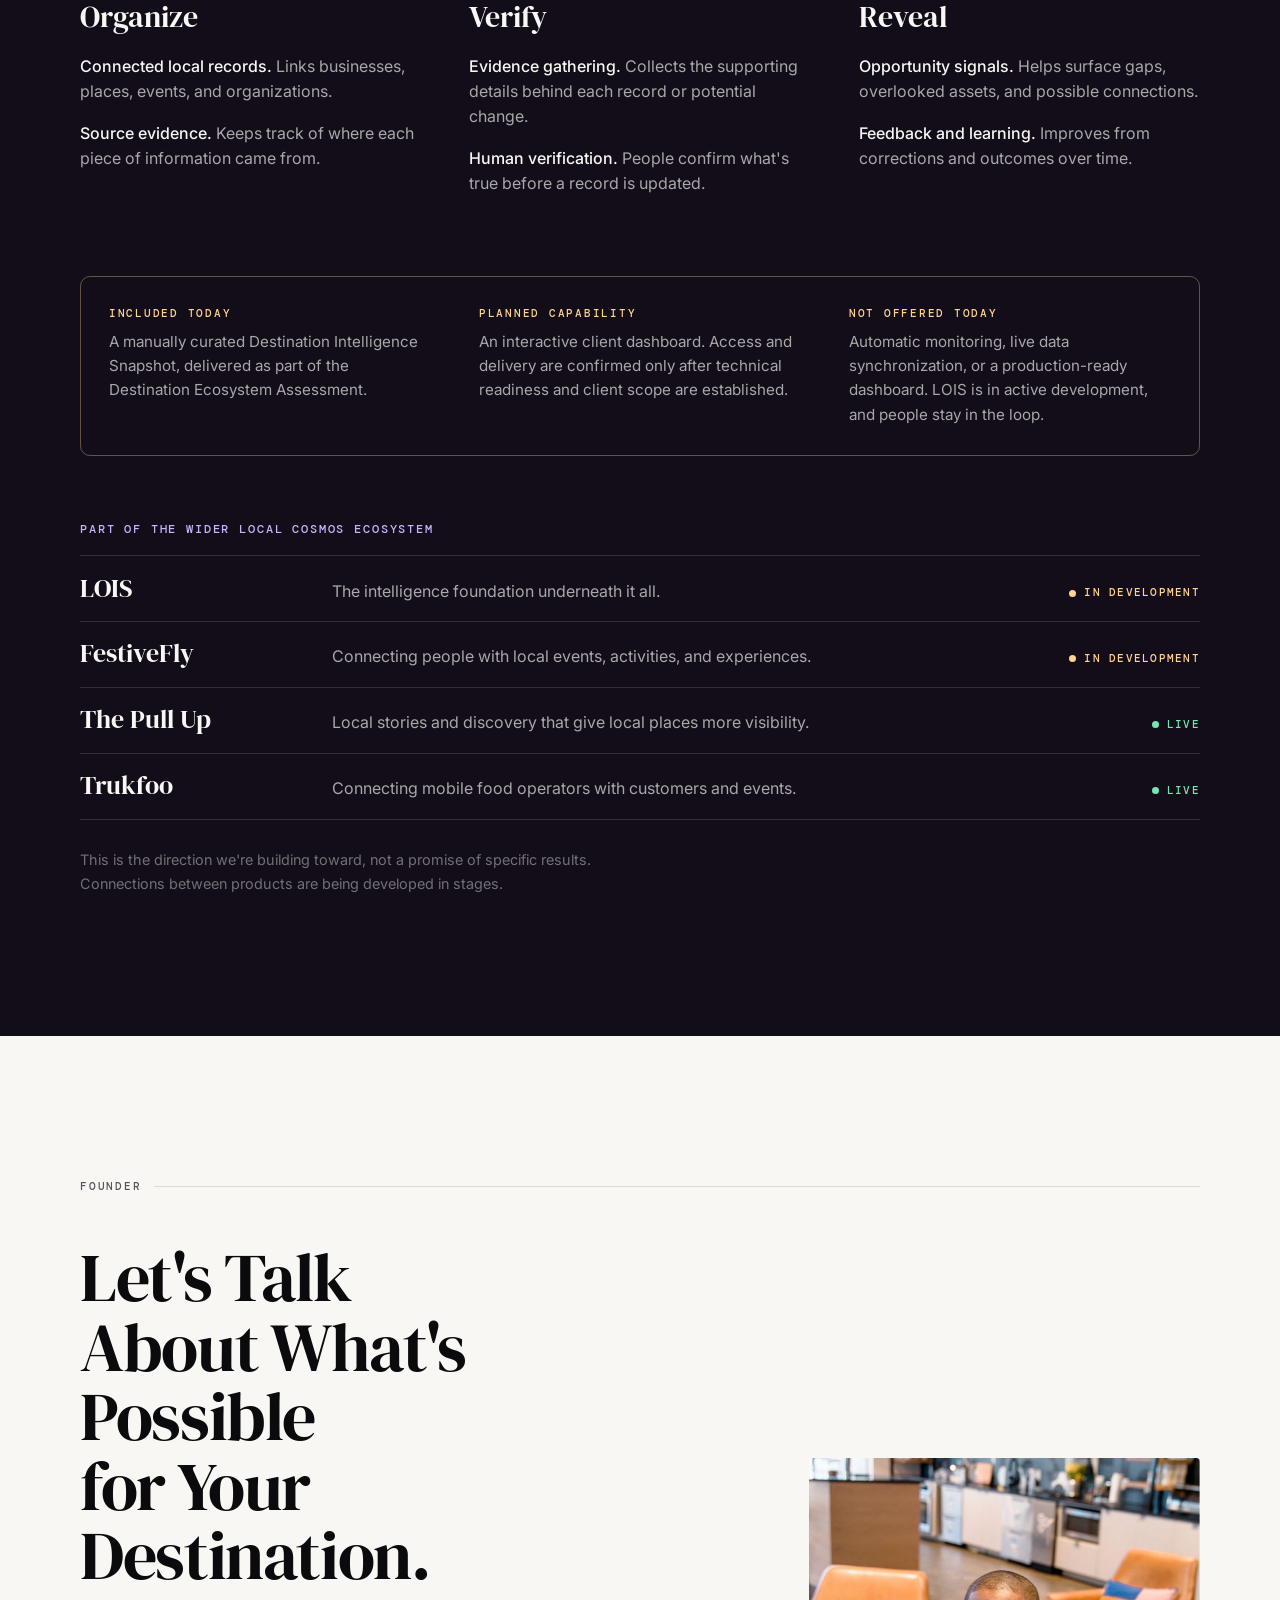
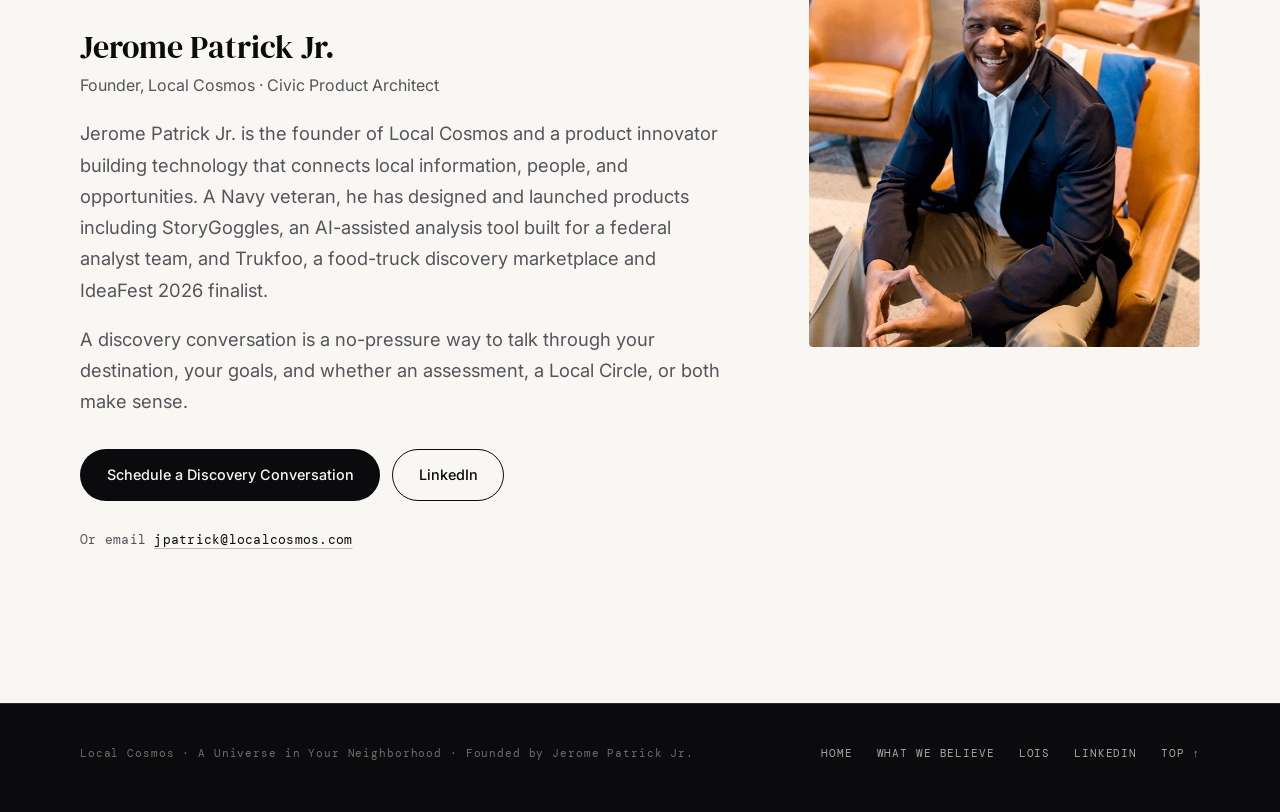
<file: tourism/index.html>
<!DOCTYPE html>
<html lang="en">
<!-- BOOKING LINK: every "Schedule a Discovery Conversation" button uses
     https://calendar.app.google/KTy6pWLTstBePkKS9 (marked data-cta="booking").
     To change it, find and replace that URL in this file. -->
<head>
  <meta charset="UTF-8" />
  <meta name="viewport" content="width=device-width, initial-scale=1.0" />
  <title>Local Cosmos for Tourism &amp; Destinations — Destination &amp; Community Experience Design</title>
  <meta name="description" content="Local Cosmos helps communities discover overlooked assets, connect local stakeholders, and design experiences that create value for visitors, residents, and businesses. Destination Ecosystem Assessments from $2,500 and Local Circle Innovation Sessions." />
  <link rel="canonical" href="https://www.localcosmos.com/tourism/" />
  <meta name="theme-color" content="#0B0B0D" />
  <meta property="og:type" content="website" />
  <meta property="og:site_name" content="Local Cosmos" />
  <meta property="og:url" content="https://www.localcosmos.com/tourism/" />
  <meta property="og:title" content="Your Destination Has More to Offer. Let's Uncover It." />
  <meta property="og:description" content="Local Cosmos helps communities discover overlooked assets, connect local stakeholders, and design experiences that create meaningful value for visitors, residents, and businesses." />
  <meta property="og:image" content="https://www.localcosmos.com/assets/og-tourism.jpg" />
  <meta property="og:image:width" content="1200" />
  <meta property="og:image:height" content="630" />
  <meta property="og:image:alt" content="Local Cosmos for tourism and destinations — Your destination has more to offer." />
  <meta name="twitter:card" content="summary_large_image" />
  <meta name="twitter:title" content="Your Destination Has More to Offer. Let's Uncover It." />
  <meta name="twitter:description" content="Destination &amp; community experience design from Local Cosmos: Destination Ecosystem Assessments and Local Circle Innovation Sessions." />
  <meta name="twitter:image" content="https://www.localcosmos.com/assets/og-tourism.jpg" />
  <link rel="icon" type="image/svg+xml" href="../assets/favicon.svg" />
  <link rel="apple-touch-icon" href="../assets/apple-touch-icon.png" />
  <link rel="preconnect" href="https://fonts.googleapis.com" />
  <link rel="preconnect" href="https://fonts.gstatic.com" crossorigin />
  <link href="https://fonts.googleapis.com/css2?family=DM+Serif+Display:ital@0;1&family=Inter:wght@300;400;500&family=DM+Mono:wght@400;500&display=swap" rel="stylesheet" />
  <link rel="stylesheet" href="../lc.css?v=2026-11-20" />
</head>
<body>

  <a class="skip-link" href="#main">Skip to content</a>

  <nav class="nav" aria-label="Primary">
    <div class="nav-inner">
      <a class="mark" href="../"><img src="../assets/local-cosmos-white.png" alt="Local Cosmos — home" width="912" height="100" /></a>
      <div class="nav-right">
        <ul class="nav-links" id="nav-links">
          <li><a href="../#approach">Approach</a></li>
          <li><a href="../#ecosystem">Ecosystem</a></li>
          <li><a href="./" aria-current="page">Tourism</a></li>
          <li><a href="../what-we-believe/">About</a></li>
        </ul>
        <a class="nav-cta" href="#talk">Let's talk</a>
        <button class="nav-toggle" type="button" aria-expanded="false" aria-controls="nav-links">Menu</button>
      </div>
    </div>
  </nav>

  <main id="main">

  <!-- HERO -->
  <header class="wwb-hero" id="top">
    <svg class="orbits" viewBox="0 0 600 600" fill="none" aria-hidden="true">
      <g transform="rotate(-24 300 300)" stroke="currentColor">
        <ellipse cx="300" cy="300" rx="280" ry="110" stroke-opacity="0.13" />
        <ellipse cx="300" cy="300" rx="210" ry="82" stroke-opacity="0.18" />
        <ellipse cx="300" cy="300" rx="130" ry="50" stroke-opacity="0.24" />
        <circle cx="300" cy="300" r="5" fill="currentColor" stroke="none" />
        <circle cx="195" cy="371" r="4" fill="#C4B5FD" stroke="none" />
        <circle cx="510" cy="300" r="3" fill="#E9A15B" stroke="none" />
      </g>
    </svg>
    <div class="wrap">
      <p class="wwb-kicker">Destination &amp; community experience design</p>
      <h1 class="hero-headline">Your Destination Has More to Offer. <em>Let's Uncover It.</em></h1>
      <p class="hero-sub">Local Cosmos helps communities discover overlooked assets, connect local stakeholders, and design experiences that create meaningful value for visitors, residents, and businesses.</p>
      <p class="body hero-copy">
        Through human-centered research, collaborative innovation, and emerging local intelligence technology,
        we help turn community knowledge into actionable opportunities.
      </p>
      <div class="hero-cta">
        <a class="btn btn-ivory" href="#services">Explore Our Services ↓</a>
        <a class="btn btn-ghost" href="https://calendar.app.google/KTy6pWLTstBePkKS9" target="_blank" rel="noopener noreferrer" data-cta="booking">Schedule a Discovery Conversation<span class="visually-hidden"> (opens booking page in a new tab)</span></a>
      </div>
      <p class="cta-alt">Prefer email? <a href="mailto:jpatrick@localcosmos.com?subject=Discovery%20Conversation">jpatrick@localcosmos.com</a></p>
    </div>
  </header>

  <!-- A. THE OPPORTUNITY -->
  <section class="band light" id="opportunity" aria-labelledby="opp-title">
    <div class="wrap">
      <p class="eyebrow">The opportunity</p>
      <h2 class="display reveal" id="opp-title" style="max-width:16ch">What Opportunities Are Hiding in <em>Your Destination?</em></h2>
      <p class="body reveal" style="margin-top:1.5rem">
        Every destination has valuable local assets that aren't always visible or connected. That's not a shortcoming. It's where the next opportunity often starts.
      </p>
      <ul class="opps reveal">
        <li>Businesses missing from local inventories</li>
        <li>Experiences visitors have not discovered</li>
        <li>Events needing greater visibility</li>
        <li>Local partnerships waiting to happen</li>
        <li>Inconsistent business and attraction information</li>
        <li>Underrepresented community assets</li>
      </ul>
    </div>
  </section>

  <!-- B. THE INFORMATION CHALLENGE -->
  <section class="band" id="challenge" aria-labelledby="challenge-title">
    <div class="wrap">
      <p class="eyebrow">The information challenge</p>
      <h2 class="display reveal" id="challenge-title" style="max-width:16ch">Your Destination Changes Faster Than <em>Your Information.</em></h2>
      <div class="split" style="margin-top:clamp(2rem,5vw,3rem)">
        <div class="reveal">
          <p class="body">Businesses open, relocate, change services, and sometimes close. Events and visitor experiences evolve.</p>
          <p class="body">Meanwhile, destination information is distributed across many places, and keeping those sources aligned requires continual effort.</p>
          <p class="body">In stakeholder discovery in Culpeper, Virginia, one challenge came up again and again: local information keeps changing, but there's rarely a dependable process for noticing, confirming, and sharing those changes.</p>
          <p class="body">Local Cosmos combines on-the-ground research, facilitated collaboration, and a developing intelligence foundation to help destination partners see what exists, connect the right people, and act on what they learn.</p>
        </div>
        <div class="reveal">
          <ul class="thesis-list sources" aria-label="Where destination information lives">
            <li>Websites</li><li>Calendars</li><li>Partner systems</li><li>Databases</li><li>Spreadsheets</li>
          </ul>
          <div class="challenge" style="margin-top:2rem">
            <p class="challenge-label">Works alongside your team</p>
            <p>Local Cosmos complements the systems and expertise you already have. It isn't a replacement for your DMS, CRM, or website.</p>
          </div>
        </div>
      </div>
    </div>
  </section>

  <!-- C. SERVICES -->
  <section class="band light" id="services" aria-labelledby="services-title">
    <div class="wrap">
      <p class="eyebrow">Services</p>
      <h2 class="display reveal" id="services-title" style="max-width:15ch">Two Ways to <em>Get Started.</em></h2>
      <p class="sprint-sub reveal">For tourism organizations, municipalities, economic development teams, and community partners who want to create more value for residents and visitors.</p>

      <!-- Service 1 -->
      <article class="service" aria-labelledby="svc1-title">
        <div class="service-head reveal">
          <p class="service-num">Service 01</p>
          <h3 class="service-name" id="svc1-title">Destination Ecosystem Assessment</h3>
          <p class="service-tagline">Understand Your Destination. Discover What's Possible.</p>
        </div>
        <div class="sprint-price reveal">
          <p class="sprint-price-label">Starting investment</p>
          <p class="sprint-price-value">$2,500</p>
          <p class="sprint-price-note">Final scope, geography, and terms are agreed with you before any work begins.</p>
        </div>
        <div class="sprint-cols">
          <div class="reveal">
            <h4 class="sprint-h">What it is</h4>
            <p class="body">Every destination has an ecosystem of businesses, attractions, events, places, and community experiences, but those assets are often scattered across disconnected sources.</p>
            <p class="body">Local Cosmos conducts focused destination research and on-the-ground discovery to help your organization better understand its local ecosystem and where opportunities may be overlooked.</p>
            <h4 class="sprint-h">Timeline</h4>
            <p class="body">Initial assessment findings are targeted approximately <strong>3–4 weeks after kickoff</strong>.</p>
          </div>
          <div class="reveal">
            <h4 class="sprint-h">Proposed deliverables</h4>
            <ul class="sprint-list">
              <li>A geographically defined destination assessment</li>
              <li>An inventory of approximately 25–40 local assets, subject to agreed scope</li>
              <li>Business, attraction, event, and experience information</li>
              <li>A review of visibility, discovery, and accessibility information gaps</li>
              <li>Identified opportunities for collaboration and experience development</li>
              <li>A curated Destination Intelligence Snapshot</li>
              <li>Findings presentation and recommended next steps</li>
            </ul>
            <p class="sprint-fine">The Destination Intelligence Snapshot is manually curated and supported by LOIS, our developing intelligence foundation. <a href="#lois">How LOIS supports the work →</a></p>
          </div>
        </div>
      </article>

      <!-- Service 2 -->
      <article class="service" aria-labelledby="svc2-title">
        <div class="service-head reveal">
          <p class="service-num">Service 02</p>
          <h3 class="service-name" id="svc2-title">Local Circle Innovation Session</h3>
          <p class="service-tagline">Bring the Right People Together. Create New Possibilities.</p>
        </div>
        <div class="sprint-price reveal">
          <p class="sprint-price-label">Proposed investment</p>
          <p class="sprint-price-value">$1,000–$1,500</p>
          <p class="sprint-price-note">Per facilitated session. Final scope is agreed with you before planning begins.</p>
        </div>
        <div class="sprint-cols">
          <div class="reveal">
            <h4 class="sprint-h">What it is</h4>
            <p class="body">Inspired by community-centered destination development and participatory design practices, Local Circles bring tourism leaders, small business owners, residents, and community stakeholders together to identify shared challenges and co-design practical opportunities.</p>
            <h4 class="sprint-h">Designed for everyone at the table</h4>
            <p class="body">Sessions are planned for meaningful participation, with attention to accessibility and inclusive engagement, so every voice in the room can contribute.</p>
            <h4 class="sprint-h">Client outcome</h4>
            <p class="body"><strong>A clearer shared understanding of a challenge and practical opportunities to address it.</strong></p>
          </div>
          <div class="reveal">
            <h4 class="sprint-h">Proposed deliverables</h4>
            <ul class="sprint-list">
              <li>Stakeholder and session planning</li>
              <li>One facilitated, approximately 90–120-minute collaborative session</li>
              <li>Shared challenge and opportunity identification</li>
              <li>Guided ideation and prioritization</li>
              <li>A concise findings and recommendations summary</li>
              <li>Suggested next actions and potential pilot concepts</li>
            </ul>
          </div>
        </div>
      </article>

      <div class="cta-row reveal">
        <a class="btn btn-ink" href="https://calendar.app.google/KTy6pWLTstBePkKS9" target="_blank" rel="noopener noreferrer" data-cta="booking">Schedule a Discovery Conversation<span class="visually-hidden"> (opens booking page in a new tab)</span></a>
        <a class="link" href="mailto:jpatrick@localcosmos.com?subject=Discovery%20Conversation">Or email jpatrick@localcosmos.com</a>
      </div>
    </div>
  </section>

  <!-- D. HOW THE SERVICES WORK TOGETHER -->
  <section class="band" id="approach" aria-labelledby="approach-title">
    <div class="wrap">
      <p class="eyebrow">How the services work together</p>
      <h2 class="display reveal" id="approach-title">Discover. Understand. Collaborate. Design. Activate. <em>Measure.</em></h2>
      <div class="split" style="margin-top:clamp(2rem,5vw,3rem)">
        <p class="body reveal">The <strong>Destination Ecosystem Assessment</strong> helps communities understand what exists and where opportunities may be overlooked.</p>
        <p class="body reveal">The <strong>Local Circle Innovation Session</strong> helps people turn those insights into shared priorities and potential solutions.</p>
      </div>
      <ol class="framework six">
        <li class="reveal" style="--i:0">
          <p class="fw-stage"><span>01</span>Discover</p>
          <h3>Find what's already there.</h3>
          <p>Research and on-the-ground discovery of local businesses, places, events, and experiences.</p>
          <p class="fw-tag">Ecosystem Assessment</p>
        </li>
        <li class="reveal" style="--i:1">
          <p class="fw-stage"><span>02</span>Understand</p>
          <h3>See the gaps and the openings.</h3>
          <p>Review visibility, discovery, and accessibility gaps, and the opportunities they point to.</p>
          <p class="fw-tag">Ecosystem Assessment</p>
        </li>
        <li class="reveal" style="--i:2">
          <p class="fw-stage"><span>03</span>Collaborate</p>
          <h3>Bring the right people together.</h3>
          <p>Tourism leaders, business owners, residents, and partners share what they see.</p>
          <p class="fw-tag">Local Circle</p>
        </li>
        <li class="reveal" style="--i:3">
          <p class="fw-stage"><span>04</span>Design</p>
          <h3>Shape practical opportunities.</h3>
          <p>Guided ideation and prioritization turn shared insight into potential pilot concepts.</p>
          <p class="fw-tag">Local Circle</p>
        </li>
        <li class="reveal" style="--i:4">
          <p class="fw-stage"><span>05</span>Activate</p>
          <h3>Try ideas in the real world.</h3>
          <p>Experience prototyping and pilot activation.</p>
          <p class="fw-tag future">Separately scoped</p>
        </li>
        <li class="reveal" style="--i:5">
          <p class="fw-stage"><span>06</span>Measure</p>
          <h3>Learn what's working.</h3>
          <p>Ongoing intelligence and feedback to guide what comes next.</p>
          <p class="fw-tag future">Separately scoped</p>
        </li>
      </ol>
      <p class="eco-footnote dark">Experience prototyping, pilot activation, and ongoing intelligence services can be discussed as separately scoped engagements.</p>
    </div>
  </section>

  <!-- E. WHAT TO EXPECT -->
  <section class="band light" id="expect" aria-labelledby="expect-title">
    <div class="wrap">
      <p class="eyebrow">What to expect</p>
      <h2 class="display reveal" id="expect-title" style="max-width:15ch">Clear Steps. <em>Honest Timelines.</em></h2>
      <ol class="expect reveal">
        <li>
          <p class="expect-when">Before we begin</p>
          <div>
            <h3>Discovery conversation and scope</h3>
            <p>We talk through your destination and goals, then agree on geography, scope, timeline, and terms before any work starts.</p>
          </div>
        </li>
        <li>
          <p class="expect-when">About 3–4 weeks after kickoff</p>
          <div>
            <h3>Initial assessment findings</h3>
            <p>Your Destination Ecosystem Assessment findings, the curated Destination Intelligence Snapshot, and a findings presentation with recommended next steps.</p>
          </div>
        </li>
        <li>
          <p class="expect-when">Scheduled with you</p>
          <div>
            <h3>Local Circle sessions</h3>
            <p>Planned around your stakeholders' availability. A concise findings and recommendations summary follows each session.</p>
          </div>
        </li>
        <li>
          <p class="expect-when">Planned · 60–75 days</p>
          <div>
            <h3>Interactive dashboard (planned capability)</h3>
            <p>An interactive client dashboard may be targeted within 60–75 days of contract initiation, subject to technical readiness, agreed scope, and a confirmed delivery schedule. It is not part of the standard assessment.</p>
          </div>
        </li>
      </ol>
      <p class="sprint-fine">Timelines are targets agreed during scoping, not guarantees. Outcomes depend on scope, participation, and local conditions.</p>
    </div>
  </section>

  <!-- F. LOIS -->
  <section class="band lois" id="lois" aria-labelledby="lois-title">
    <div class="wrap">
      <div class="lois-head reveal">
        <div>
          <svg class="lois-mark" viewBox="0 0 250 230" fill="none" role="img" aria-label="LOIS"><g transform="translate(-30,-14)">
            <path d="M83 85 C 58 97, 42 111, 49 128 C 54 137, 64 142, 86 144" stroke="currentColor" stroke-width="11" stroke-linecap="round"/>
            <path d="M138 72 C 156 65, 180 61, 209 58" stroke="currentColor" stroke-width="9" stroke-linecap="round"/>
            <path d="M88 56 C88 46 91 40 102 36 L132 25 Q136 24 136 30 L136 200 Q136 208 143 208 L250 208 Q260 208 260 219 L260 226 Q260 236 249 236 L112 236 Q88 236 88 211 Z" fill="currentColor"/>
            <path d="M50 129 C61 150 96 154 130 149 C168 144 221 124 242 96" stroke="currentColor" stroke-width="11" stroke-linecap="round"/>
            <path fill="currentColor" fill-rule="evenodd" d="M261 59 A27 27 0 1 1 207 59 A27 27 0 1 1 261 59 Z M234 72 C231 69 219 60 219 54 C219 46 228 45 234 51 C240 44 249 46 249 54 C249 61 237 70 234 72Z"/>
          </g></svg>
          <p class="eyebrow" style="margin-bottom:1rem">Technology foundation</p>
          <h2 class="display" id="lois-title" style="font-size:clamp(2.2rem,5vw,3.75rem)">LOIS: The Intelligence Foundation Behind the Work</h2>
        </div>
        <div>
          <p class="body"><strong>LOIS (Local Operating Intelligence System) is our developing intelligence foundation.</strong></p>
          <p class="body">It's being designed to organize local information, preserve source evidence, support verification, and help reveal opportunities, with people making the final call.</p>
        </div>
      </div>

      <h3 class="caps-intro reveal">What LOIS is being designed to do</h3>
      <div class="caps reveal">
        <div class="cap-group">
          <p class="cap-step">Organize</p>
          <ul>
            <li><strong>Connected local records.</strong> Links businesses, places, events, and organizations.</li>
            <li><strong>Source evidence.</strong> Keeps track of where each piece of information came from.</li>
          </ul>
        </div>
        <div class="cap-group">
          <p class="cap-step">Verify</p>
          <ul>
            <li><strong>Evidence gathering.</strong> Collects the supporting details behind each record or potential change.</li>
            <li><strong>Human verification.</strong> People confirm what's true before a record is updated.</li>
          </ul>
        </div>
        <div class="cap-group">
          <p class="cap-step">Reveal</p>
          <ul>
            <li><strong>Opportunity signals.</strong> Helps surface gaps, overlooked assets, and possible connections.</li>
            <li><strong>Feedback and learning.</strong> Improves from corrections and outcomes over time.</li>
          </ul>
        </div>
      </div>

      <div class="lois-status reveal" aria-label="How LOIS supports an engagement today">
        <div>
          <p class="lois-status-label">Included today</p>
          <p>A manually curated Destination Intelligence Snapshot, delivered as part of the Destination Ecosystem Assessment.</p>
        </div>
        <div>
          <p class="lois-status-label">Planned capability</p>
          <p>An interactive client dashboard. Access and delivery are confirmed only after technical readiness and client scope are established.</p>
        </div>
        <div>
          <p class="lois-status-label">Not offered today</p>
          <p>Automatic monitoring, live data synchronization, or a production-ready dashboard. LOIS is in active development, and people stay in the loop.</p>
        </div>
      </div>

      <h3 class="caps-intro reveal">Part of the wider Local Cosmos ecosystem</h3>
      <ul class="roadmap reveal" style="margin-top:1rem">
        <li><h3>LOIS</h3><p>The intelligence foundation underneath it all.</p><span class="status dev">In development</span></li>
        <li><h3>FestiveFly</h3><p>Connecting people with local events, activities, and experiences.</p><span class="status dev">In development</span></li>
        <li><h3>The Pull Up</h3><p>Local stories and discovery that give local places more visibility.</p><span class="status live">Live</span></li>
        <li><h3>Trukfoo</h3><p>Connecting mobile food operators with customers and events.</p><span class="status live">Live</span></li>
      </ul>
      <p class="eco-footnote dark">This is the direction we're building toward, not a promise of specific results. Connections between products are being developed in stages.</p>
    </div>
  </section>

  <!-- G. FOUNDER -->
  <section class="band light" id="talk" aria-labelledby="talk-title">
    <div class="wrap">
      <p class="eyebrow">Founder</p>
      <div class="founder">
        <div class="reveal">
          <h2 class="founder-cta" id="talk-title" style="font-size:clamp(2.3rem,6vw,4.25rem)">Let's Talk About What's Possible for Your Destination.</h2>
          <div class="founder-id">
            <p class="founder-name">Jerome Patrick Jr.</p>
            <p class="founder-role">Founder, Local Cosmos · Civic Product Architect</p>
          </div>
          <p class="body" style="margin-top:1.25rem">
            Jerome Patrick Jr. is the founder of Local Cosmos and a product innovator building technology that connects local information, people, and opportunities. A Navy veteran, he has designed and launched products including StoryGoggles, an AI-assisted analysis tool built for a federal analyst team, and Trukfoo, a food-truck discovery marketplace and IdeaFest 2026 finalist.
          </p>
          <p class="body">A discovery conversation is a no-pressure way to talk through your destination, your goals, and whether an assessment, a Local Circle, or both make sense.</p>
          <div class="founder-actions">
            <a class="btn btn-ink" href="https://calendar.app.google/KTy6pWLTstBePkKS9" target="_blank" rel="noopener noreferrer" data-cta="booking">Schedule a Discovery Conversation<span class="visually-hidden"> (opens booking page in a new tab)</span></a>
            <a class="btn btn-line" href="https://linkedin.com/in/jeromepatrickjr" target="_blank" rel="noopener">LinkedIn</a>
          </div>
          <p class="contact-email">Or email <a href="mailto:jpatrick@localcosmos.com?subject=Discovery%20Conversation">jpatrick@localcosmos.com</a></p>
        </div>
        <figure class="founder-photo reveal">
          <img src="../assets/jerome-patrick-jr.jpg" alt="Jerome Patrick Jr., founder of Local Cosmos" width="720" height="956" loading="lazy" decoding="async" />
        </figure>
      </div>
    </div>
  </section>

  </main>

  <footer class="footer">
    <div class="wrap">
      <p>Local Cosmos · A Universe in Your Neighborhood · Founded by Jerome Patrick Jr.</p>
      <ul>
        <li><a href="../">Home</a></li>
        <li><a href="../what-we-believe/">What we believe</a></li>
        <li><a href="https://meetlois.com" target="_blank" rel="noopener">LOIS</a></li>
        <li><a href="https://linkedin.com/in/jeromepatrickjr" target="_blank" rel="noopener">LinkedIn</a></li>
        <li><a href="#top">Top ↑</a></li>
      </ul>
    </div>
  </footer>

  <script>
    /* Mobile menu */
    (function () {
      var btn = document.querySelector('.nav-toggle');
      var list = document.getElementById('nav-links');
      if (!btn || !list) return;
      function setOpen(open) {
        list.classList.toggle('open', open);
        btn.setAttribute('aria-expanded', open ? 'true' : 'false');
        btn.textContent = open ? 'Close' : 'Menu';
      }
      btn.addEventListener('click', function () { setOpen(!list.classList.contains('open')); });
      list.addEventListener('click', function (e) { if (e.target.closest('a')) setOpen(false); });
      document.addEventListener('keydown', function (e) { if (e.key === 'Escape') setOpen(false); });
    })();
    /* Scroll reveal. Content is visible by default; sections are only hidden
       once the observer has proven it runs, so nothing can get stuck invisible. */
    (function () {
      if (!('IntersectionObserver' in window)) return;
      var io = new IntersectionObserver(function (entries) {
        entries.forEach(function (e) {
          if (e.isIntersecting) { e.target.classList.remove('pre'); io.unobserve(e.target); }
          else if (e.boundingClientRect.top > 0) { e.target.classList.add('pre'); }
        });
      }, { rootMargin: '0px 0px -8% 0px', threshold: 0.08 });
      document.querySelectorAll('.reveal').forEach(function (el) { io.observe(el); });
    })();
  </script>
</body>
</html>
</file>
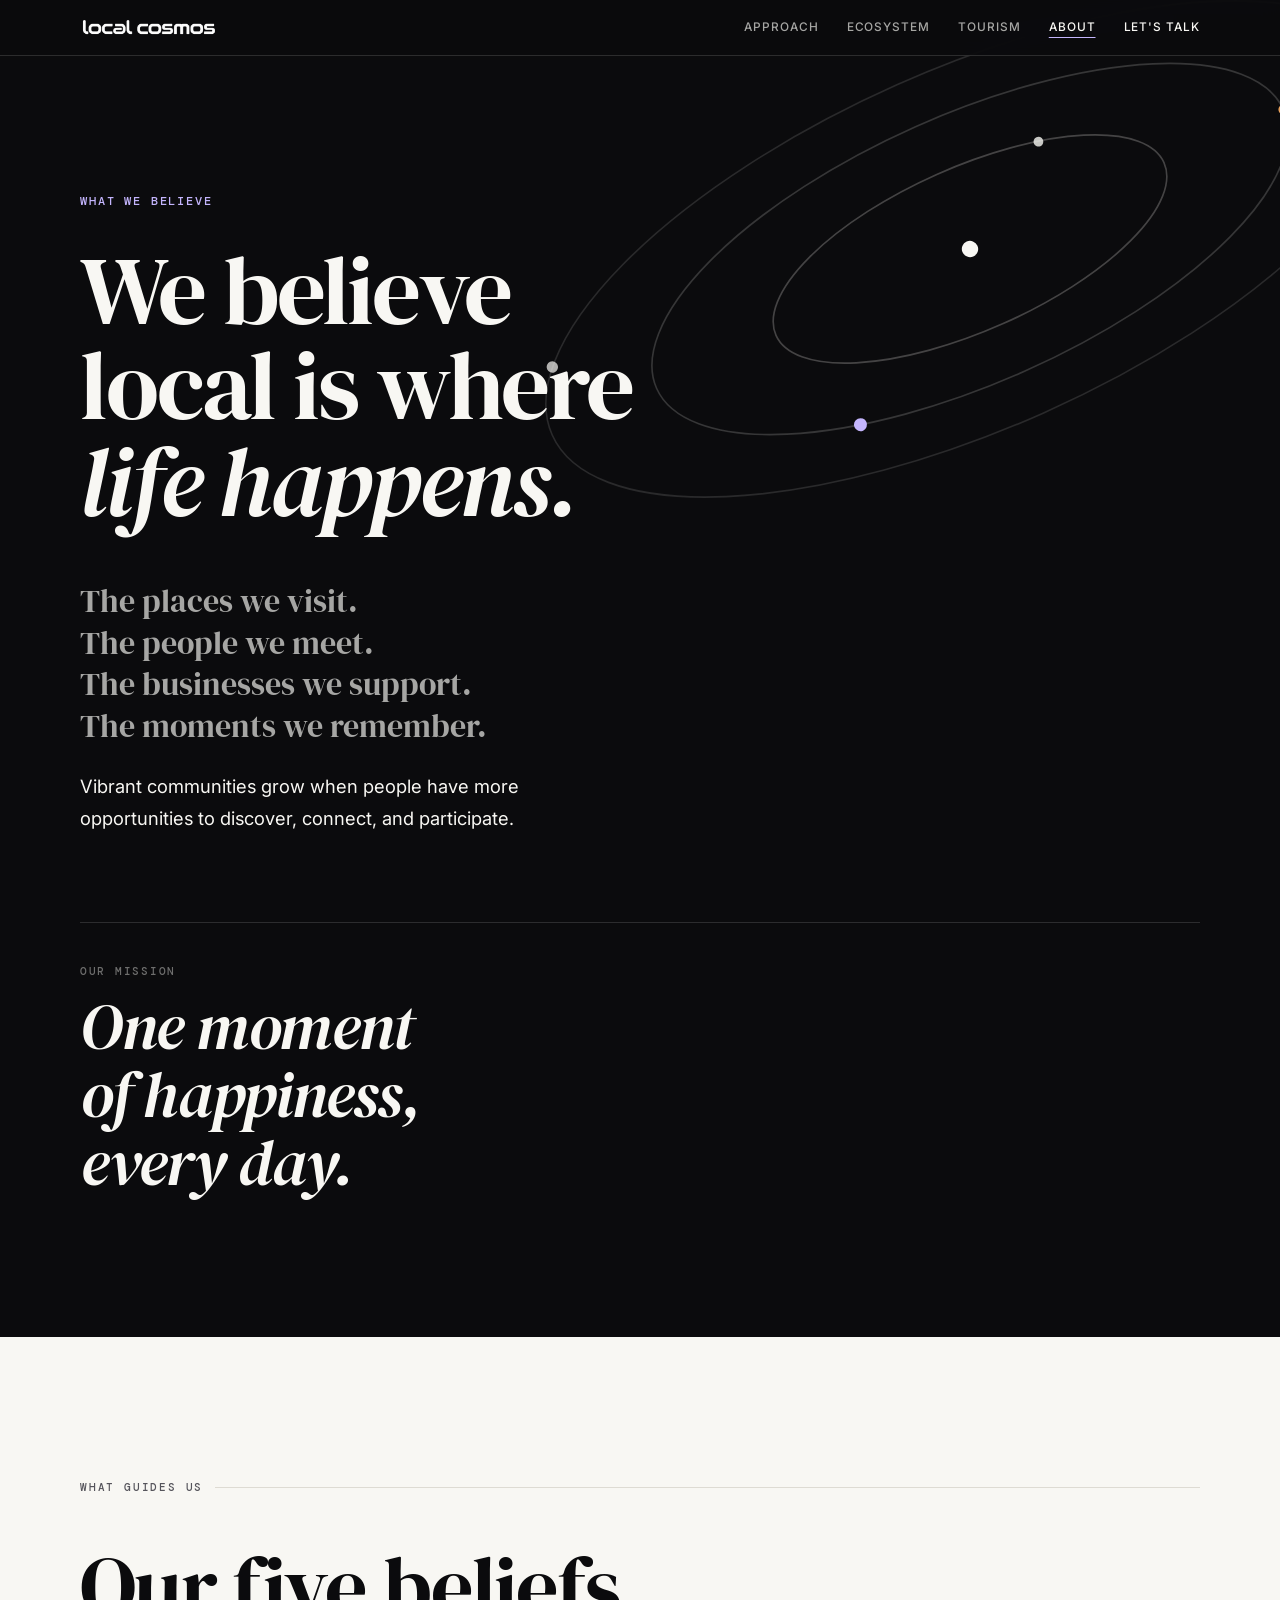
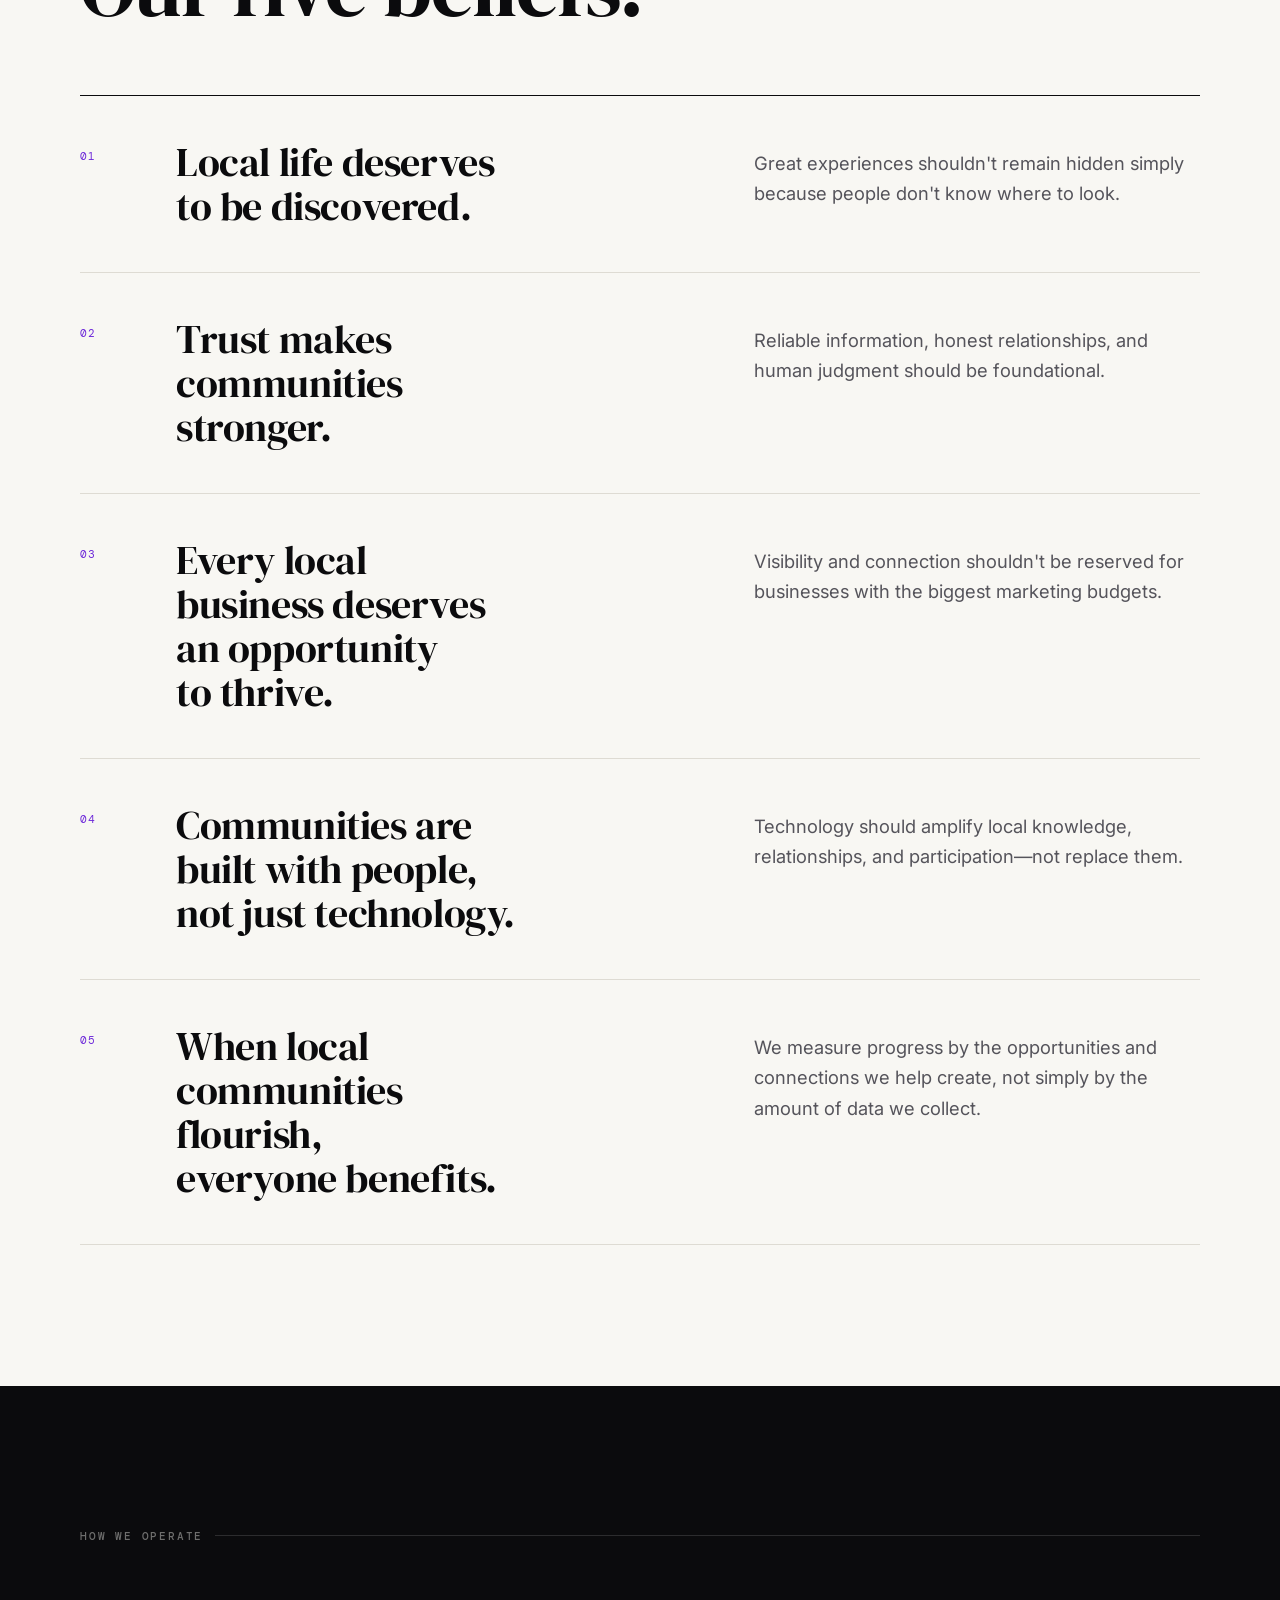
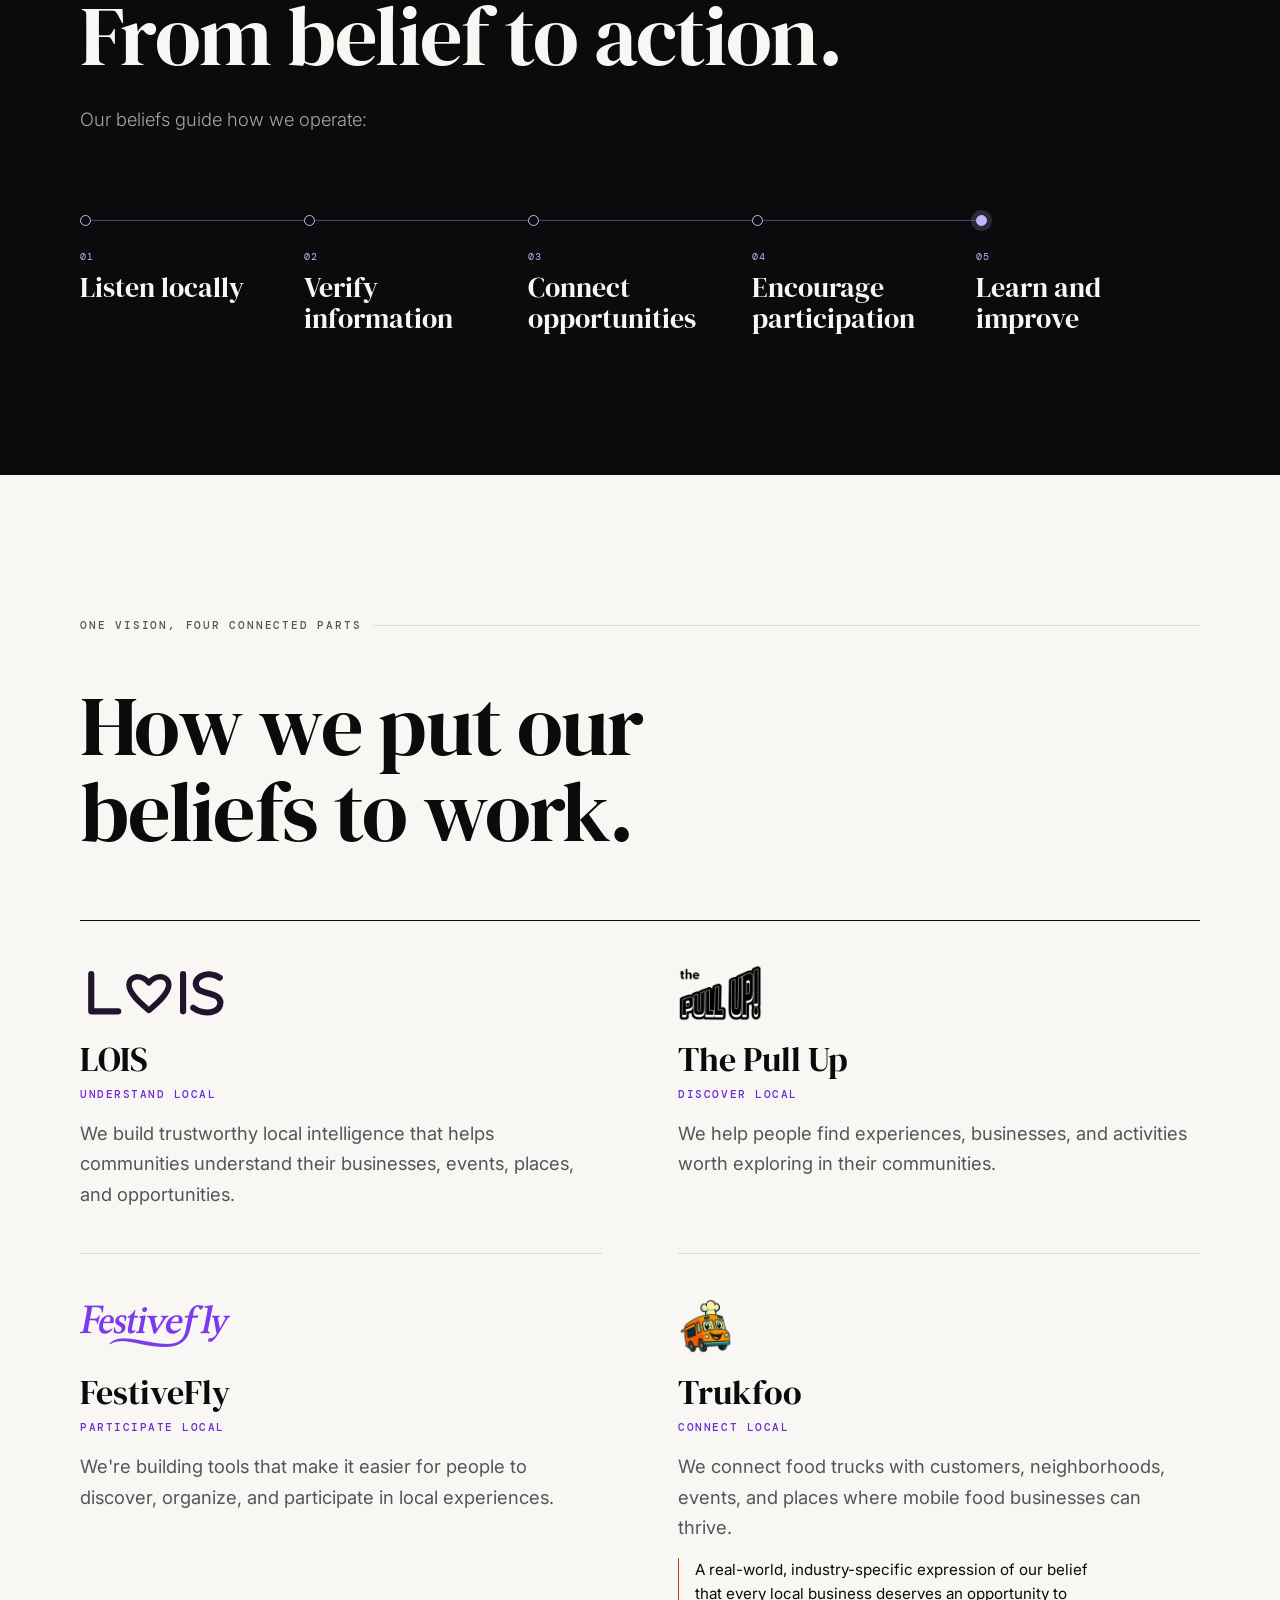
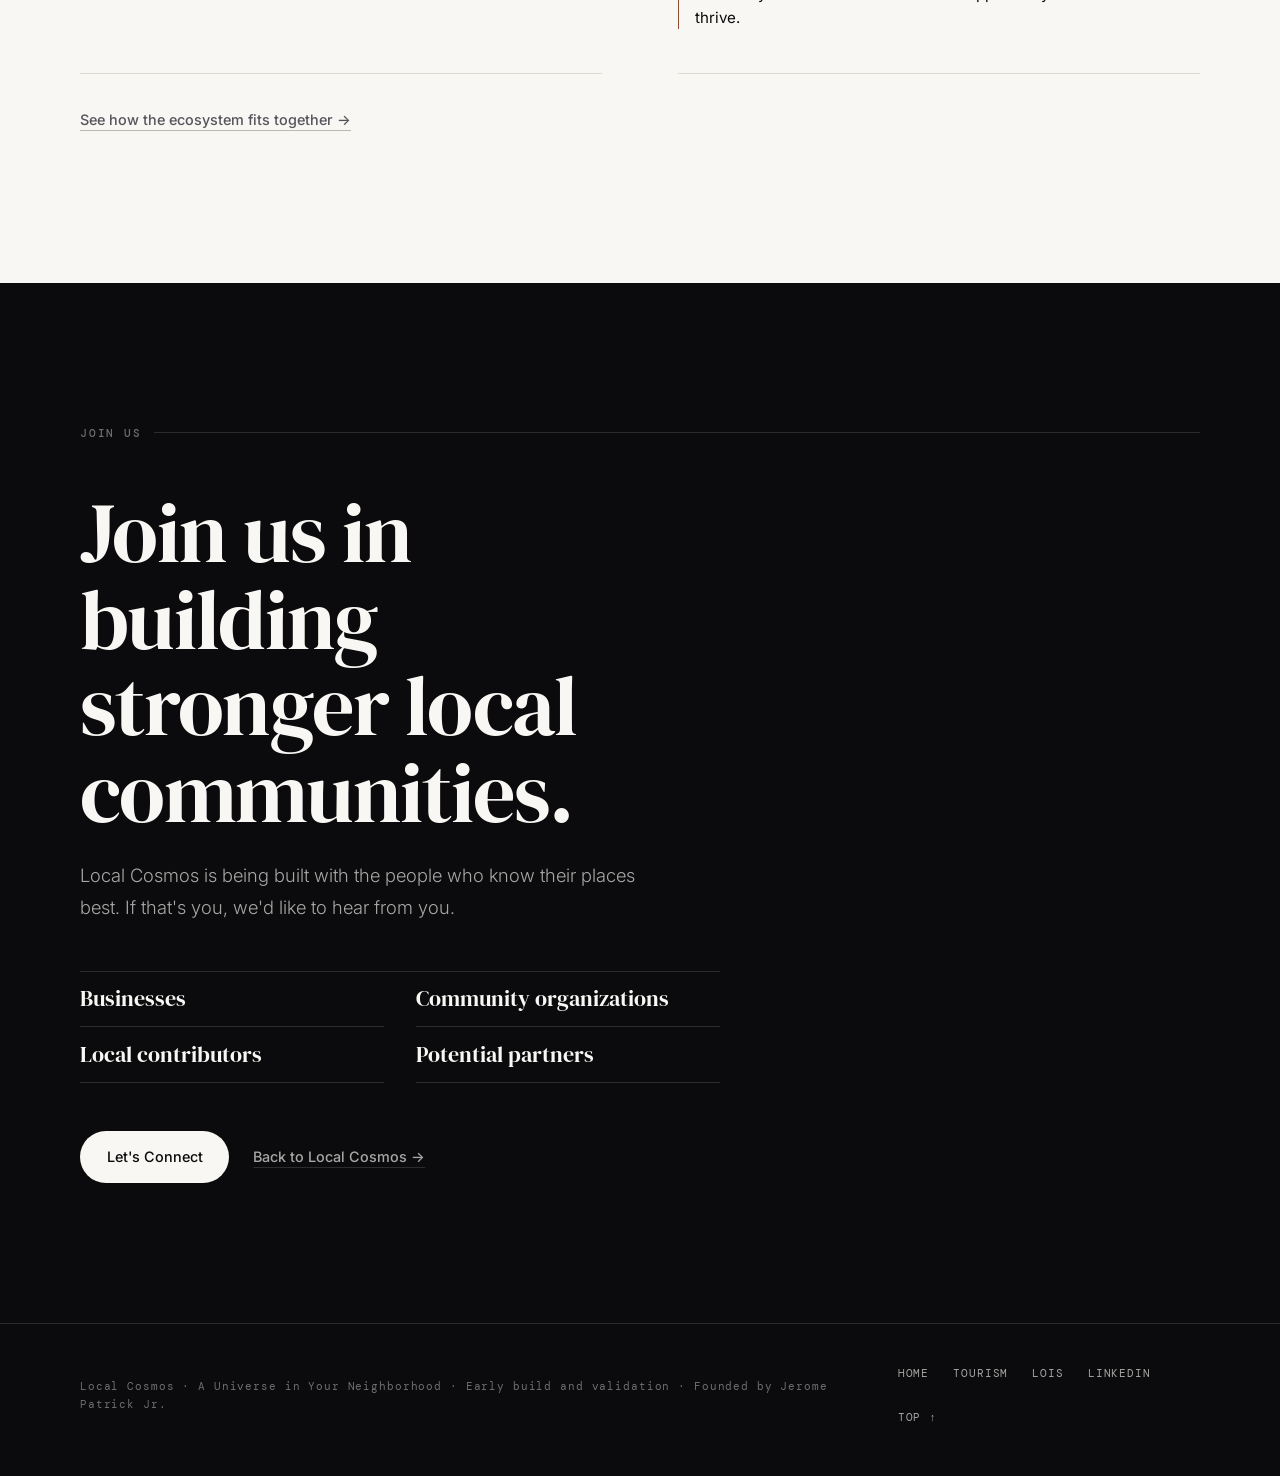
<file: what-we-believe/index.html>
<!DOCTYPE html>
<html lang="en">
<head>
  <meta charset="UTF-8" />
  <meta name="viewport" content="width=device-width, initial-scale=1.0" />
  <title>What We Believe — Local Cosmos</title>
  <meta name="description" content="Local is where life happens. The five beliefs that guide Local Cosmos, how they shape the way we work, and how to build stronger local communities with us." />
  <link rel="canonical" href="https://www.localcosmos.com/what-we-believe/" />
  <meta name="theme-color" content="#0B0B0D" />
  <meta property="og:type" content="website" />
  <meta property="og:site_name" content="Local Cosmos" />
  <meta property="og:url" content="https://www.localcosmos.com/what-we-believe/" />
  <meta property="og:title" content="What We Believe — Local Cosmos" />
  <meta property="og:description" content="We believe local is where life happens. The five beliefs that guide Local Cosmos." />
  <meta property="og:image" content="https://www.localcosmos.com/assets/og-local-cosmos.jpg" />
  <meta property="og:image:width" content="1200" />
  <meta property="og:image:height" content="630" />
  <meta property="og:image:alt" content="Local Cosmos — A Universe in Your Neighborhood." />
  <meta name="twitter:card" content="summary_large_image" />
  <meta name="twitter:title" content="What We Believe — Local Cosmos" />
  <meta name="twitter:description" content="We believe local is where life happens. The five beliefs that guide Local Cosmos." />
  <meta name="twitter:image" content="https://www.localcosmos.com/assets/og-local-cosmos.jpg" />
  <link rel="icon" type="image/svg+xml" href="../assets/favicon.svg" />
  <link rel="apple-touch-icon" href="../assets/apple-touch-icon.png" />
  <link rel="preconnect" href="https://fonts.googleapis.com" />
  <link rel="preconnect" href="https://fonts.gstatic.com" crossorigin />
  <link href="https://fonts.googleapis.com/css2?family=DM+Serif+Display:ital@0;1&family=Inter:wght@300;400;500&family=DM+Mono:wght@400;500&display=swap" rel="stylesheet" />
  <link rel="stylesheet" href="../lc.css?v=2026-10-28" />
</head>
<body>

  <a class="skip-link" href="#main">Skip to content</a>

  <nav class="nav" aria-label="Primary">
    <div class="nav-inner">
      <a class="mark" href="../"><img src="../assets/local-cosmos-white.png" alt="Local Cosmos — home" width="912" height="100" /></a>
      <div class="nav-right">
        <ul class="nav-links" id="nav-links">
          <li><a href="../#approach">Approach</a></li>
          <li><a href="../#ecosystem">Ecosystem</a></li>
          <li><a href="../tourism/">Tourism</a></li>
          <li><a href="./" aria-current="page">About</a></li>
        </ul>
        <a class="nav-cta" href="#connect">Let's talk</a>
        <button class="nav-toggle" type="button" aria-expanded="false" aria-controls="nav-links">Menu</button>
      </div>
    </div>
  </nav>

  <main id="main">

  <!-- HERO -->
  <header class="wwb-hero" id="top">
    <svg class="orbits" viewBox="0 0 600 600" fill="none" aria-hidden="true">
      <g transform="rotate(-24 300 300)" stroke="currentColor">
        <ellipse cx="300" cy="300" rx="280" ry="110" stroke-opacity="0.13" />
        <ellipse cx="300" cy="300" rx="210" ry="82" stroke-opacity="0.18" />
        <ellipse cx="300" cy="300" rx="130" ry="50" stroke-opacity="0.24" />
        <circle cx="300" cy="300" r="5" fill="currentColor" stroke="none" />
        <circle cx="37" cy="262" r="3.5" fill="currentColor" fill-opacity="0.7" stroke="none" />
        <circle cx="195" cy="371" r="4" fill="#C4B5FD" stroke="none" />
        <circle cx="365" cy="257" r="3" fill="currentColor" fill-opacity="0.8" stroke="none" />
        <circle cx="510" cy="300" r="3" fill="#E9A15B" stroke="none" />
      </g>
    </svg>
    <div class="wrap">
      <p class="wwb-kicker">What we believe</p>
      <h1 class="hero-headline">We believe local is where <em>life happens.</em></h1>
      <ul class="wwb-moments">
        <li>The places we visit.</li>
        <li>The people we meet.</li>
        <li>The businesses we support.</li>
        <li>The moments we remember.</li>
      </ul>
      <p class="body">
        Vibrant communities grow when people have more opportunities to discover, connect, and participate.
      </p>
      <div class="wwb-mission">
        <p class="wwb-mission-label">Our mission</p>
        <p class="wwb-mission-text">One moment of happiness, every day.</p>
      </div>
    </div>
  </header>

  <!-- FIVE BELIEFS -->
  <section class="band light" id="beliefs" aria-labelledby="beliefs-title">
    <div class="wrap">
      <p class="eyebrow">What guides us</p>
      <h2 class="display reveal" id="beliefs-title">Our five beliefs.</h2>
      <ol class="beliefs">
        <li class="reveal">
          <span class="belief-num" aria-hidden="true">01</span>
          <h3>Local life deserves to be discovered.</h3>
          <p>Great experiences shouldn't remain hidden simply because people don't know where to look.</p>
        </li>
        <li class="reveal">
          <span class="belief-num" aria-hidden="true">02</span>
          <h3>Trust makes communities stronger.</h3>
          <p>Reliable information, honest relationships, and human judgment should be foundational.</p>
        </li>
        <li class="reveal">
          <span class="belief-num" aria-hidden="true">03</span>
          <h3>Every local business deserves an opportunity to thrive.</h3>
          <p>Visibility and connection shouldn't be reserved for businesses with the biggest marketing budgets.</p>
        </li>
        <li class="reveal">
          <span class="belief-num" aria-hidden="true">04</span>
          <h3>Communities are built with people, not just technology.</h3>
          <p>Technology should amplify local knowledge, relationships, and participation—not replace them.</p>
        </li>
        <li class="reveal">
          <span class="belief-num" aria-hidden="true">05</span>
          <h3>When local communities flourish, everyone benefits.</h3>
          <p>We measure progress by the opportunities and connections we help create, not simply by the amount of data we collect.</p>
        </li>
      </ol>
    </div>
  </section>

  <!-- FROM BELIEF TO ACTION -->
  <section class="band" id="action" aria-labelledby="action-title">
    <div class="wrap">
      <p class="eyebrow">How we operate</p>
      <h2 class="display reveal" id="action-title">From belief to action.</h2>
      <p class="body reveal" style="margin-top:1.5rem">Our beliefs guide how we operate:</p>
      <ol class="steps plain reveal" aria-label="How we operate, in five steps">
        <li><p class="step-verb"><span>01</span>Listen locally</p></li>
        <li><p class="step-verb"><span>02</span>Verify information</p></li>
        <li><p class="step-verb"><span>03</span>Connect opportunities</p></li>
        <li><p class="step-verb"><span>04</span>Encourage participation</p></li>
        <li><p class="step-verb"><span>05</span>Learn and improve</p></li>
      </ol>
    </div>
  </section>

  <!-- HOW WE PUT OUR BELIEFS TO WORK -->
  <section class="band light" id="work" aria-labelledby="work-title">
    <div class="wrap">
      <p class="eyebrow">One vision, four connected parts</p>
      <h2 class="display reveal" id="work-title" style="max-width:14ch">How we put our beliefs to work.</h2>
      <ul class="works">
        <li class="reveal">
          <div class="work-logo"><img src="../assets/lois-wordmark.svg" alt="" width="294" height="110" loading="lazy" /></div>
          <h3 class="work-name">LOIS</h3>
          <p class="work-tag">Understand Local</p>
          <p class="work-desc">We build trustworthy local intelligence that helps communities understand their businesses, events, places, and opportunities.</p>
        </li>
        <li class="reveal">
          <div class="work-logo"><img src="../assets/pullup.png" alt="" width="392" height="264" loading="lazy" /></div>
          <h3 class="work-name">The Pull Up</h3>
          <p class="work-tag">Discover Local</p>
          <p class="work-desc">We help people find experiences, businesses, and activities worth exploring in their communities.</p>
        </li>
        <li class="reveal">
          <div class="work-logo"><img src="../assets/festivefly-wordmark.png" alt="" width="600" height="168" loading="lazy" /></div>
          <h3 class="work-name">FestiveFly</h3>
          <p class="work-tag">Participate Local</p>
          <p class="work-desc">We're building tools that make it easier for people to discover, organize, and participate in local experiences.</p>
        </li>
        <li class="reveal">
          <div class="work-logo"><img src="../assets/trukfoo.png" alt="" width="234" height="240" loading="lazy" /></div>
          <h3 class="work-name">Trukfoo</h3>
          <p class="work-tag">Connect Local</p>
          <p class="work-desc">We connect food trucks with customers, neighborhoods, events, and places where mobile food businesses can thrive.</p>
          <p class="work-note">A real-world, industry-specific expression of our belief that every local business deserves an opportunity to thrive.</p>
        </li>
      </ul>
      <p class="works-foot"><a class="link" href="../#ecosystem">See how the ecosystem fits together →</a></p>
    </div>
  </section>

  <!-- JOIN US -->
  <section class="band" id="connect" aria-labelledby="connect-title">
    <div class="wrap">
      <p class="eyebrow">Join us</p>
      <h2 class="display reveal" id="connect-title" style="max-width:15ch">Join us in building stronger local communities.</h2>
      <p class="body reveal" style="margin-top:1.5rem">
        Local Cosmos is being built with the people who know their places best. If that's you, we'd like to hear from you.
      </p>
      <ul class="invited reveal" aria-label="Who we'd like to hear from">
        <li>Businesses</li>
        <li>Community organizations</li>
        <li>Local contributors</li>
        <li>Potential partners</li>
      </ul>
      <div class="join-cta reveal">
        <a class="btn btn-ivory" href="mailto:jpatrick@localcosmos.com?subject=Let%27s%20connect%20%E2%80%94%20Local%20Cosmos">Let's Connect</a>
        <a class="link" href="../">Back to Local Cosmos →</a>
      </div>
    </div>
  </section>

  </main>

  <footer class="footer">
    <div class="wrap">
      <p>Local Cosmos · A Universe in Your Neighborhood · Early build and validation · Founded by Jerome Patrick Jr.</p>
      <ul>
        <li><a href="../">Home</a></li>
        <li><a href="../tourism/">Tourism</a></li>
        <li><a href="https://meetlois.com" target="_blank" rel="noopener">LOIS</a></li>
        <li><a href="https://linkedin.com/in/jeromepatrickjr" target="_blank" rel="noopener">LinkedIn</a></li>
        <li><a href="#top">Top ↑</a></li>
      </ul>
    </div>
  </footer>

  <script>
    /* Mobile menu */
    (function () {
      var btn = document.querySelector('.nav-toggle');
      var list = document.getElementById('nav-links');
      if (!btn || !list) return;
      function setOpen(open) {
        list.classList.toggle('open', open);
        btn.setAttribute('aria-expanded', open ? 'true' : 'false');
        btn.textContent = open ? 'Close' : 'Menu';
      }
      btn.addEventListener('click', function () { setOpen(!list.classList.contains('open')); });
      list.addEventListener('click', function (e) { if (e.target.closest('a')) setOpen(false); });
      document.addEventListener('keydown', function (e) { if (e.key === 'Escape') setOpen(false); });
    })();
    /* Scroll reveal. Content is visible by default; sections are only hidden
       once the observer has proven it runs, so nothing can get stuck invisible. */
    (function () {
      if (!('IntersectionObserver' in window)) return;
      var io = new IntersectionObserver(function (entries) {
        entries.forEach(function (e) {
          if (e.isIntersecting) { e.target.classList.remove('pre'); io.unobserve(e.target); }
          else if (e.boundingClientRect.top > 0) { e.target.classList.add('pre'); }
        });
      }, { rootMargin: '0px 0px -8% 0px', threshold: 0.08 });
      document.querySelectorAll('.reveal').forEach(function (el) { io.observe(el); });
    })();
  </script>
</body>
</html>
</file>
<file: lc.css>
/* =========================================================
   LOCAL COSMOS — one-page site (BLACKWEEK LA, Oct 2026)
   Self-contained: does not depend on ../styles.css.
   Type system shared with jpatrickjr.github.io:
   DM Serif Display / Inter / DM Mono.
   ========================================================= */

*, *::before, *::after { box-sizing: border-box; margin: 0; padding: 0; }

:root {
  --midnight: #0B0B0D;
  --ivory: #F8F7F3;
  --eggplant: #120D19;          /* LOIS canvas */
  --lavender: #C4B5FD;          /* LOIS, on dark */
  --violet: #6D28D9;            /* LOIS, on light */
  --ember: #E9A15B;             /* "something changed", on dark */
  --rust: #C8390A;              /* "something changed", on light */

  --on-dark-soft: rgba(248, 247, 243, 0.66);
  --on-dark-faint: rgba(248, 247, 243, 0.42);
  --line-dark: rgba(248, 247, 243, 0.14);
  --on-light-soft: #55545B;
  --line-light: #DEDBD3;

  --serif: 'DM Serif Display', 'Iowan Old Style', Georgia, serif;
  --sans: 'Inter', system-ui, -apple-system, 'Segoe UI', sans-serif;
  --mono: 'DM Mono', ui-monospace, 'SFMono-Regular', Menlo, monospace;

  --gutter: 1.25rem;
  --band-pad: clamp(4.5rem, 11vw, 9rem);
}

html { scroll-behavior: smooth; -webkit-text-size-adjust: 100%; }

body {
  background: var(--midnight);
  color: var(--ivory);
  font-family: var(--sans);
  font-size: 1rem;
  line-height: 1.65;
  -webkit-font-smoothing: antialiased;
  overflow-x: hidden;
}

img, svg { display: block; max-width: 100%; }
img { height: auto; }
a { color: inherit; }
[id] { scroll-margin-top: 4.5rem; }

a:focus-visible, button:focus-visible {
  outline: 2px solid var(--lavender); outline-offset: 3px; border-radius: 4px;
}
.light a:focus-visible { outline-color: var(--violet); }

.skip-link {
  position: absolute; left: 1rem; top: -4rem; z-index: 200;
  background: var(--ivory); color: var(--midnight);
  padding: 0.6rem 1rem; border-radius: 6px; font-size: 0.85rem; text-decoration: none;
}
.skip-link:focus { top: 1rem; }

/* ---------- Layout ---------- */
.band { padding: var(--band-pad) 0; position: relative; }
.band.light { background: var(--ivory); color: var(--midnight); }
.band.lois { background: var(--eggplant); }
.wrap { max-width: 1200px; margin: 0 auto; padding: 0 var(--gutter); }

/* ---------- Type ---------- */
.eyebrow {
  font-family: var(--mono); font-size: 0.7rem; font-weight: 500;
  letter-spacing: 0.16em; text-transform: uppercase;
  color: var(--on-dark-faint);
  display: flex; align-items: center; gap: 0.75rem;
  margin-bottom: clamp(1.75rem, 4vw, 3rem);
}
.eyebrow::after { content: ''; flex: 1; height: 1px; background: var(--line-dark); }
.light .eyebrow { color: var(--on-light-soft); }
.light .eyebrow::after { background: var(--line-light); }

h1, h2, h3 { font-weight: 400; }

.display {
  font-family: var(--serif);
  font-size: clamp(2.5rem, 7vw, 5.25rem);
  line-height: 1.03; letter-spacing: -0.02em;
  text-wrap: balance;
}
.display em, .insight em { font-style: italic; }

.body {
  color: var(--on-dark-soft);
  font-size: clamp(1.02rem, 1.5vw, 1.15rem); font-weight: 300;
  line-height: 1.7; max-width: 54ch;
}
.body + .body { margin-top: 1.1rem; }
.body strong { color: var(--ivory); font-weight: 500; }
.light .body { color: var(--on-light-soft); font-weight: 400; }
.light .body strong { color: var(--midnight); }

.closing {
  font-family: var(--serif);
  font-size: clamp(1.6rem, 3.6vw, 2.6rem);
  line-height: 1.15; letter-spacing: -0.01em;
  margin-top: clamp(3rem, 7vw, 5rem);
  padding-top: clamp(1.75rem, 4vw, 2.5rem);
  border-top: 1px solid var(--line-dark);
  max-width: 22ch; text-wrap: balance;
}
.closing span { display: block; }
.closing .dim { color: var(--on-dark-faint); }
.light .closing { border-top-color: var(--midnight); }
.light .closing .dim { color: #8B8A90; }

/* ---------- Buttons / links ---------- */
.btn {
  display: inline-flex; align-items: center; justify-content: center; gap: 0.5rem;
  min-height: 48px; padding: 0.8rem 1.6rem; border-radius: 999px;
  font-size: 0.9rem; font-weight: 500; text-decoration: none;
  border: 1.5px solid transparent;
  transition: opacity 0.2s, background 0.2s, color 0.2s;
}
.btn-ivory { background: var(--ivory); color: var(--midnight); }
.btn-ivory:hover { opacity: 0.85; }
.btn-ink { background: var(--midnight); color: var(--ivory); }
.btn-ink:hover { opacity: 0.85; }
.btn-line { border-color: var(--midnight); color: var(--midnight); }
.btn-line:hover { background: var(--midnight); color: var(--ivory); }

.link {
  display: inline-flex; align-items: center; gap: 0.4rem; min-height: 44px;
  font-size: 0.9rem; font-weight: 500; color: var(--on-dark-soft);
  text-decoration: underline; text-decoration-color: var(--line-dark);
  text-underline-offset: 5px; transition: color 0.2s, text-decoration-color 0.2s;
}
.link:hover { color: var(--ivory); text-decoration-color: var(--ivory); }
.light .link { color: var(--on-light-soft); text-decoration-color: #BDB9AF; }
.light .link:hover { color: var(--midnight); text-decoration-color: var(--midnight); }

/* ---------- Nav ---------- */
.nav {
  position: fixed; top: 0; left: 0; right: 0; z-index: 100;
  background: rgba(11, 11, 13, 0.86);
  -webkit-backdrop-filter: blur(10px); backdrop-filter: blur(10px);
  border-bottom: 1px solid var(--line-dark);
}
.nav-inner {
  max-width: 1200px; margin: 0 auto; padding: 0.35rem var(--gutter);
  display: flex; justify-content: space-between; align-items: center; gap: 1rem;
}
.mark { display: inline-flex; align-items: center; min-height: 44px; }
.mark img { height: 15px; width: auto; }
.nav-links { display: flex; align-items: center; gap: 1.15rem; list-style: none; }
.nav-links a {
  display: inline-flex; align-items: center; min-height: 44px;
  font-size: 0.74rem; font-weight: 500; letter-spacing: 0.08em; text-transform: uppercase;
  color: var(--on-dark-soft); text-decoration: none; transition: color 0.2s;
}
.nav-links a:hover { color: var(--ivory); }
.nav-links .nav-extra { display: none; }
.nav-links .nav-talk { color: var(--ivory); }
.nav-links a[aria-current="page"] { color: var(--ivory); text-decoration: underline; text-decoration-color: var(--lavender); text-underline-offset: 6px; }

/* ---------- 1. Hero ---------- */
.hero {
  min-height: 100vh; min-height: 100svh;
  display: flex; align-items: flex-end;
  padding: 7rem 0 clamp(2.5rem, 6vw, 4.5rem);
  position: relative; overflow: hidden;
}
.hero .wrap { position: relative; width: 100%; }
.orbits {
  position: absolute; pointer-events: none;
  width: min(150vw, 980px); aspect-ratio: 1;
  right: max(-55vw, -380px); top: -14%;
  color: var(--ivory);
}
.hero h1 { display: block; }
.hero-mark { display: block; margin-bottom: clamp(1.5rem, 3.5vw, 2.5rem); }
.hero-mark img { height: clamp(20px, 3.2vw, 30px); width: auto; }
.hero-headline {
  display: block; font-family: var(--serif);
  font-size: clamp(2.9rem, 9.4vw, 7rem);
  line-height: 0.98; letter-spacing: -0.025em;
  max-width: 12ch; text-wrap: balance;
}
.hero-headline em { font-style: italic; }
.hero-sub {
  margin-top: clamp(1.5rem, 3vw, 2.25rem);
  font-size: clamp(1.1rem, 2vw, 1.4rem); font-weight: 400; color: var(--ivory);
}
.hero-copy { margin-top: 0.85rem; max-width: 48ch; }
.hero-cta {
  margin-top: clamp(2rem, 4vw, 3rem);
  display: flex; flex-wrap: wrap; align-items: center; gap: 0.5rem 1.5rem;
}

/* ---------- 2. Fragmented ---------- */
.split { display: grid; gap: clamp(2.5rem, 6vw, 5rem); }
.scatter-lede { margin-top: 1.5rem; }
.scatter {
  list-style: none; position: relative;
  width: 100%; aspect-ratio: 5 / 6; max-height: 560px;
  background-image:
    radial-gradient(circle, rgba(248,247,243,0.28) 1px, transparent 1.5px),
    radial-gradient(circle, rgba(248,247,243,0.16) 1px, transparent 1.5px);
  background-size: 97px 113px, 61px 79px;
  background-position: 13px 29px, 41px 7px;
}
.scatter li {
  position: absolute; left: var(--x); top: var(--y);
  display: flex; align-items: center; gap: 0.6rem;
  font-family: var(--mono); font-size: 0.72rem; letter-spacing: 0.1em;
  text-transform: uppercase; white-space: nowrap;
  color: var(--on-dark-soft); opacity: var(--o, 1);
}
.scatter li::before {
  content: ''; width: var(--d, 7px); height: var(--d, 7px); border-radius: 50%;
  background: var(--ivory); flex-shrink: 0;
}
.fragment-note { margin-top: clamp(2rem, 5vw, 3.5rem); font-size: clamp(1.15rem, 2vw, 1.4rem); }

/* ---------- 3. The real problem ---------- */
.insight-lead {
  font-family: var(--serif);
  font-size: clamp(1.5rem, 3.4vw, 2.5rem); line-height: 1.15;
  color: #8B8A90; max-width: 20ch; text-wrap: balance;
}
.insight {
  font-family: var(--serif);
  font-size: clamp(3rem, 10.5vw, 8rem);
  line-height: 0.98; letter-spacing: -0.03em;
  margin-top: clamp(1rem, 2.5vw, 1.75rem);
  max-width: 11ch; text-wrap: balance;
}
.insight em { color: var(--rust); }
.changes {
  list-style: none; margin-top: clamp(3rem, 7vw, 5.5rem);
  display: grid; grid-template-columns: 1fr;
  border-top: 1px solid var(--midnight);
}
.changes li {
  display: flex; align-items: baseline; gap: 1rem;
  padding: 0.95rem 0; border-bottom: 1px solid var(--line-light);
  font-family: var(--serif); font-size: clamp(1.25rem, 2.2vw, 1.6rem); line-height: 1.2;
}
.changes li::before {
  content: ''; width: 7px; height: 7px; border-radius: 50%; background: var(--rust);
  flex-shrink: 0; transform: translateY(-0.2em);
}
.aging {
  margin-top: clamp(2.5rem, 5vw, 4rem);
  font-size: clamp(1.05rem, 1.8vw, 1.25rem); color: var(--midnight);
  max-width: 34ch;
}

/* ---------- 4. What Local Cosmos is ---------- */
.cohere { width: 100%; max-width: 460px; margin: 0 auto; color: var(--ivory); }
.cohere .ray { stroke: var(--lavender); stroke-opacity: 0.45; stroke-width: 1; }
.cohere .ring { stroke: currentColor; stroke-opacity: 0.16; fill: none; }
.cohere .node { fill: currentColor; }
.cohere .core { fill: var(--lavender); }
.cohere .halo { fill: none; stroke: var(--lavender); stroke-opacity: 0.35; }
.pillars { list-style: none; margin-top: clamp(2rem, 4vw, 2.75rem); border-top: 1px solid var(--line-dark); }
.pillars li {
  display: flex; align-items: baseline; gap: 1.25rem;
  padding: 1rem 0; border-bottom: 1px solid var(--line-dark);
  font-family: var(--serif); font-size: clamp(1.25rem, 2.3vw, 1.65rem); line-height: 1.2;
}
.pillars li span, .audience li span {
  font-family: var(--mono); font-size: 0.66rem; letter-spacing: 0.1em;
  color: var(--on-dark-faint); min-width: 1.5rem;
}
.intro { margin-top: 1.5rem; }
.pillars-label { margin-top: 2rem; }

/* ---------- 5. LOIS ---------- */
.lois-head { display: grid; gap: clamp(2rem, 5vw, 4rem); align-items: end; }
.lois-mark { width: clamp(84px, 14vw, 132px); height: auto; color: var(--lavender); margin-bottom: 1.5rem; }
.lois .eyebrow { color: var(--lavender); }
.lois .display { font-size: clamp(3rem, 9vw, 6.5rem); }
.steps {
  list-style: none; margin-top: clamp(3rem, 7vw, 5rem);
  display: grid; grid-template-columns: 1fr;
}
.steps li {
  position: relative; padding: 0 0 1.9rem 2.5rem;
}
.steps li:last-child { padding-bottom: 0; }
.steps li::before {               /* node */
  content: ''; position: absolute; left: 0; top: 0.55rem;
  width: 11px; height: 11px; border-radius: 50%;
  border: 1.5px solid var(--lavender); background: var(--eggplant); z-index: 1;
}
.steps li::after {                /* connector */
  content: ''; position: absolute; left: 5px; top: 0.55rem; bottom: -0.55rem;
  width: 1px; background: rgba(196, 181, 253, 0.35);
}
.steps li:last-child::after { display: none; }
.steps li:last-child::before { background: var(--lavender); box-shadow: 0 0 0 5px rgba(196, 181, 253, 0.18); }
.step-verb {
  font-family: var(--serif); font-size: clamp(1.7rem, 3vw, 2.1rem); line-height: 1.05;
  display: flex; align-items: baseline; gap: 0.75rem;
}
.step-verb span {
  font-family: var(--mono); font-size: 0.64rem; letter-spacing: 0.12em; color: var(--lavender);
}
.step-desc { margin-top: 0.35rem; color: var(--on-dark-soft); font-size: 1rem; line-height: 1.5; }
.lois-foot { margin-top: clamp(2rem, 4vw, 3rem); }

/* ---------- 6. Ecosystem ---------- */
.eco-intro { display: grid; gap: clamp(1.5rem, 4vw, 4rem); }
.eco {
  margin: clamp(3rem, 7vw, 5rem) auto 0; max-width: 880px; text-align: center;
}
.eco-tier-label {
  font-family: var(--mono); font-size: 0.64rem; letter-spacing: 0.14em;
  text-transform: uppercase; color: var(--on-light-soft);
}
.eco-umbrella img { height: clamp(22px, 4vw, 34px); width: auto; margin: 0 auto; }
.eco-stem { width: 1px; height: clamp(2rem, 5vw, 3rem); background: #BDB9AF; margin: 1rem auto; }
.eco-lois {
  display: block; padding: clamp(1.5rem, 4vw, 2.25rem) 1rem;
  border-top: 1.5px solid var(--violet); border-bottom: 1.5px solid var(--violet);
  text-decoration: none;
}
.eco-lois img { height: clamp(40px, 7vw, 58px); width: auto; margin: 0 auto 0.9rem; }
.eco-lois .eco-tier-label { color: var(--violet); }
.eco-products {
  list-style: none; display: grid; grid-template-columns: repeat(3, 1fr);
  position: relative; padding-top: clamp(2rem, 5vw, 3rem);
}
.eco-products::before {           /* branch bar */
  content: ''; position: absolute; top: 0; left: calc(100% / 6); right: calc(100% / 6);
  height: 1px; background: #BDB9AF;
}
.eco-products li { position: relative; }
.eco-products li::before {        /* drop line */
  content: ''; position: absolute; left: 50%; top: calc(-1 * clamp(2rem, 5vw, 3rem));
  width: 1px; height: clamp(1.25rem, 3vw, 2rem); background: #BDB9AF;
}
.eco-products a {
  display: flex; flex-direction: column; align-items: center; gap: 0.3rem;
  padding: 0.5rem 0.25rem; text-decoration: none; color: var(--midnight);
  border-radius: 8px;
}
.eco-logo {
  height: clamp(56px, 10vw, 76px); display: flex; align-items: center; justify-content: center;
  margin-bottom: 0.6rem;
}
.eco-logo img { max-height: 100%; width: auto; }
.eco-logo img.tile { border-radius: 14px; }
.eco-logo img.wordmark { max-height: none; width: clamp(84px, 17vw, 150px); height: auto; }
.eco-name { font-family: var(--serif); font-size: clamp(1.05rem, 2.4vw, 1.5rem); line-height: 1.1; }
.eco .closing { margin-left: auto; margin-right: auto; text-align: center; max-width: 24ch; }

/* ---------- 7. Close to the ground ---------- */
.ground { display: grid; gap: clamp(2.5rem, 6vw, 5rem); }
.ground-photo img {
  width: 100%; max-width: 420px; aspect-ratio: 4 / 5; object-fit: cover; border-radius: 4px;
}
.ground-photo figcaption, .founder-photo figcaption {
  margin-top: 0.75rem; font-family: var(--mono); font-size: 0.64rem;
  letter-spacing: 0.12em; text-transform: uppercase; color: var(--on-dark-faint);
}
.challenge {
  margin-top: clamp(2.5rem, 5vw, 3.5rem);
  padding-left: 1.25rem; border-left: 1.5px solid var(--ember);
}
.challenge-label {
  font-family: var(--mono); font-size: 0.66rem; letter-spacing: 0.14em;
  text-transform: uppercase; color: var(--ember); margin-bottom: 0.75rem;
}
.challenge p:last-child {
  font-family: var(--serif); font-size: clamp(1.5rem, 3.2vw, 2.25rem);
  line-height: 1.15; max-width: 20ch; text-wrap: balance;
}
.drift {
  list-style: none; margin-top: clamp(2.5rem, 5vw, 3.5rem);
  font-family: var(--serif); font-size: clamp(1.9rem, 5.4vw, 3.5rem);
  line-height: 1.12; letter-spacing: -0.015em;
}
.drift li { color: var(--on-dark-faint); }
.drift li:first-child { color: var(--ivory); }
.notice {
  margin-top: 1.5rem; font-size: clamp(1.05rem, 1.8vw, 1.25rem);
  color: var(--ivory); font-style: italic; font-family: var(--serif);
  font-size: clamp(1.4rem, 3vw, 2rem); line-height: 1.2;
}

/* ---------- 8. Who it's for ---------- */
.who { display: grid; gap: clamp(2.5rem, 6vw, 5rem); margin-top: clamp(2.5rem, 6vw, 4rem); }
.audience { list-style: none; border-top: 1px solid var(--midnight); }
.audience li {
  display: flex; align-items: baseline; gap: 1.25rem;
  padding: 1rem 0; border-bottom: 1px solid var(--line-light);
  font-family: var(--serif); font-size: clamp(1.45rem, 3.4vw, 2.4rem); line-height: 1.12;
}
.audience li span { color: var(--on-light-soft); }
.already { list-style: none; }
.already li {
  font-size: clamp(1.02rem, 1.5vw, 1.15rem); color: var(--on-light-soft); padding: 0.3rem 0;
}
.connects {
  margin-top: 1.5rem; font-family: var(--serif);
  font-size: clamp(1.5rem, 3vw, 2.1rem); line-height: 1.18; max-width: 18ch; text-wrap: balance;
}

/* ---------- 9. Vision ---------- */
.questions {
  list-style: none; margin-top: clamp(2.5rem, 6vw, 4rem);
  display: grid; grid-template-columns: 1fr; column-gap: 3.5rem;
  border-top: 1px solid var(--line-dark);
}
.questions li {
  padding: 1rem 0; border-bottom: 1px solid var(--line-dark);
  font-family: var(--serif); font-size: clamp(1.25rem, 2.3vw, 1.65rem);
  line-height: 1.25; color: rgba(248, 247, 243, 0.86);
}
.signoff { margin-top: clamp(4rem, 9vw, 7rem); text-align: center; }
.signoff-logo img { height: clamp(20px, 3.4vw, 30px); width: auto; margin: 0 auto; }
.signoff p {
  margin: 1.75rem auto 0; font-family: var(--serif); font-style: italic;
  font-size: clamp(2rem, 5.5vw, 4rem); line-height: 1.06; letter-spacing: -0.02em;
  max-width: 14ch; text-wrap: balance;
}

/* ---------- 10. Founder / contact ---------- */
.founder { display: grid; gap: clamp(2.5rem, 6vw, 5rem); align-items: center; }
.founder-cta {
  font-family: var(--serif);
  font-size: clamp(2.5rem, 7vw, 5rem); line-height: 1.02; letter-spacing: -0.02em;
  max-width: 12ch; text-wrap: balance;
}
.founder-id { margin-top: clamp(1.75rem, 4vw, 2.5rem); }
.founder-name { font-family: var(--serif); font-size: clamp(1.5rem, 3vw, 2rem); line-height: 1.1; }
.founder-role { margin-top: 0.4rem; color: var(--on-light-soft); }
.founder-x {
  margin-top: 0.9rem; font-family: var(--mono); font-size: 0.7rem; font-weight: 500;
  letter-spacing: 0.16em; text-transform: uppercase;
}
.founder-x i { font-style: normal; color: var(--rust); margin: 0 0.5em; }
.founder-actions { margin-top: 2rem; display: flex; flex-direction: column; gap: 0.75rem; }
.founder-links {
  list-style: none; margin-top: 1.25rem;
  display: flex; flex-wrap: wrap; gap: 0 1.75rem;
}
.founder-photo img {
  width: 100%; max-width: 400px; aspect-ratio: 4 / 5;
  object-fit: cover; object-position: center 22%; border-radius: 4px;
}
.founder-photo figcaption { color: var(--on-light-soft); }

/* ---------- Footer ---------- */
.footer { border-top: 1px solid var(--line-dark); padding: 1.75rem 0 2.25rem; }
.footer .wrap {
  display: flex; flex-direction: column; gap: 0.75rem; align-items: flex-start;
  font-family: var(--mono); font-size: 0.68rem; letter-spacing: 0.08em; color: var(--on-dark-faint);
}
.footer a { color: var(--on-dark-soft); text-decoration: none; }
.footer a:hover { color: var(--ivory); }
.footer ul { list-style: none; display: flex; flex-wrap: wrap; gap: 0 1.5rem; text-transform: uppercase; }
.footer li a { display: inline-flex; align-items: center; min-height: 44px; }

/* ---------- Reveal (the script adds .pre to below-the-fold blocks, then removes it) ---------- */
.reveal { transition: opacity 0.7s ease, transform 0.7s ease; }
.reveal.pre { opacity: 0; transform: translateY(14px); }
.cohere .ray { stroke-dasharray: 1; stroke-dashoffset: 0; transition: stroke-dashoffset 1.2s ease 0.25s; }
.cohere.pre .ray { stroke-dashoffset: 1; }

/* =========================================================
   Larger screens (mobile-first above)
   ========================================================= */
@media (min-width: 560px) {
  .founder-actions { flex-direction: row; flex-wrap: wrap; }
  .changes { grid-template-columns: 1fr 1fr; column-gap: 3rem; }
  .questions { grid-template-columns: 1fr 1fr; }
}

@media (min-width: 768px) {
  :root { --gutter: 2.5rem; }
  .nav-links .nav-extra { display: block; }
  .nav-links { gap: 1.75rem; }
  .orbits { right: -180px; top: -18%; }
  .hero-headline { max-width: 15ch; font-size: clamp(3.5rem, 7.6vw, 6.25rem); }
  .footer .wrap { flex-direction: row; justify-content: space-between; align-items: center; }
}

@media (min-width: 900px) {
  .split { grid-template-columns: 1fr 1fr; align-items: center; }
  .split.flip > :first-child { order: 2; }
  .scatter { aspect-ratio: 1; }
  .changes { grid-template-columns: repeat(3, 1fr); }
  .lois-head { grid-template-columns: 1fr 1fr; }
  .eco-intro { grid-template-columns: 1.1fr 0.9fr; align-items: end; }
  .ground { grid-template-columns: 1.05fr 0.95fr; }
  .ground.has-photo { grid-template-columns: 0.8fr 1.2fr; }
  .ground.has-photo > div:last-child { grid-column: 2; }
  .who { grid-template-columns: 1.35fr 0.65fr; }
  .already-wrap { padding-top: 1rem; }
  .founder { grid-template-columns: 1.25fr 0.75fr; }
  .founder-photo { justify-self: end; }

  /* LOIS process runs left to right */
  .steps { grid-template-columns: repeat(5, 1fr); }
  .steps li { padding: 2.25rem 1.5rem 0 0; }
  .steps li::before { top: 0; }
  .steps li::after { left: 5px; right: 0; top: 5px; bottom: auto; width: auto; height: 1px; }
  .step-verb { flex-direction: column; gap: 0.6rem; }
  .step-desc { margin-top: 0.6rem; max-width: 18ch; }
}

@media (prefers-reduced-motion: reduce) {
  html { scroll-behavior: auto; }
  .reveal, .reveal.pre, .cohere .ray, .cohere.pre .ray { opacity: 1; transform: none; transition: none; stroke-dashoffset: 0; }
}

@media print {
  .nav { position: static; }
  .reveal.pre { opacity: 1; transform: none; }
}

/* =========================================================
   WHAT WE BELIEVE  (/what-we-believe/)
   Reuses .band, .wrap, .eyebrow, .display, .body, .btn, .steps.
   ========================================================= */
.wwb-hero { padding: clamp(8rem, 18vw, 12rem) 0 var(--band-pad); position: relative; overflow: hidden; }
.wwb-hero .wrap { position: relative; }
.wwb-kicker {
  font-family: var(--mono); font-size: 0.72rem; font-weight: 500;
  letter-spacing: 0.16em; text-transform: uppercase; color: var(--lavender);
  margin-bottom: clamp(1.25rem, 3vw, 2rem);
}
.wwb-moments {
  list-style: none; margin-top: clamp(2rem, 5vw, 3.25rem);
  font-family: var(--serif); font-size: clamp(1.35rem, 3vw, 2rem); line-height: 1.3;
  color: var(--on-dark-soft);
}
.wwb-hero .body { margin-top: 1.5rem; color: var(--ivory); font-weight: 400; max-width: 44ch; }
.wwb-mission {
  margin-top: clamp(3rem, 8vw, 5.5rem); padding-top: clamp(1.75rem, 4vw, 2.5rem);
  border-top: 1px solid var(--line-dark);
}
.wwb-mission-label {
  font-family: var(--mono); font-size: 0.68rem; font-weight: 500;
  letter-spacing: 0.16em; text-transform: uppercase; color: var(--on-dark-faint);
}
.wwb-mission-text {
  margin-top: 0.75rem; font-family: var(--serif); font-style: italic;
  font-size: clamp(2rem, 5.6vw, 4rem); line-height: 1.06; letter-spacing: -0.02em;
  max-width: 16ch; text-wrap: balance;
}

.beliefs { list-style: none; margin-top: clamp(2.5rem, 6vw, 4rem); border-top: 1px solid var(--midnight); }
.beliefs li {
  display: grid; grid-template-columns: 2.25rem 1fr; column-gap: 0.75rem; row-gap: 0.75rem;
  padding: clamp(1.75rem, 4vw, 2.75rem) 0; border-bottom: 1px solid var(--line-light);
}
.belief-num {
  font-family: var(--mono); font-size: 0.7rem; letter-spacing: 0.1em;
  color: var(--violet); padding-top: 0.6em;
}
.beliefs h3 {
  font-family: var(--serif); font-size: clamp(1.6rem, 3.6vw, 2.5rem);
  line-height: 1.1; letter-spacing: -0.01em; max-width: 18ch; text-wrap: balance;
}
.beliefs p { grid-column: 2; color: var(--on-light-soft); font-size: clamp(1.02rem, 1.5vw, 1.15rem); line-height: 1.65; max-width: 46ch; }

.steps.plain li::before { background: var(--midnight); }
.steps.plain li:last-child::before { background: var(--lavender); }
.steps.plain .step-verb { font-size: clamp(1.4rem, 2.3vw, 1.75rem); line-height: 1.12; }

.works {
  list-style: none; margin-top: clamp(2.5rem, 6vw, 4rem);
  display: grid; grid-template-columns: 1fr; column-gap: clamp(2.5rem, 6vw, 5rem);
  border-top: 1px solid var(--midnight);
}
.works li { padding: clamp(1.75rem, 4vw, 2.75rem) 0; border-bottom: 1px solid var(--line-light); }
.work-logo { height: 56px; display: flex; align-items: center; margin-bottom: 1.25rem; }
.work-logo img { max-height: 100%; width: auto; max-width: 150px; }
.work-name { font-family: var(--serif); font-size: clamp(1.6rem, 3vw, 2.1rem); line-height: 1.1; }
.work-tag {
  margin-top: 0.5rem;
  font-family: var(--mono); font-size: 0.68rem; font-weight: 500; letter-spacing: 0.14em;
  text-transform: uppercase; color: var(--violet);
}
.work-desc { margin-top: 0.9rem; color: var(--on-light-soft); font-size: clamp(1.02rem, 1.5vw, 1.15rem); line-height: 1.65; max-width: 44ch; }
.work-note {
  margin-top: 1rem; padding-left: 1rem; border-left: 1.5px solid var(--rust);
  color: var(--midnight); font-size: 0.95rem; line-height: 1.55; max-width: 42ch;
}
.works-foot { margin-top: 1.5rem; }

.invited {
  list-style: none; margin-top: clamp(2rem, 5vw, 3rem);
  display: grid; grid-template-columns: 1fr 1fr; column-gap: 2rem;
  border-top: 1px solid var(--line-dark); max-width: 640px;
}
.invited li {
  padding: 0.9rem 0; border-bottom: 1px solid var(--line-dark);
  font-family: var(--serif); font-size: clamp(1.1rem, 2vw, 1.35rem); line-height: 1.2;
}
.join-cta { margin-top: clamp(2rem, 5vw, 3rem); display: flex; flex-wrap: wrap; align-items: center; gap: 0.5rem 1.5rem; }

@media (min-width: 768px) {
  .works { grid-template-columns: 1fr 1fr; }
}

@media (min-width: 900px) {
  .beliefs li { grid-template-columns: 4rem 1.1fr 0.9fr; column-gap: 2rem; align-items: start; }
  .beliefs p { grid-column: 3; padding-top: 0.5rem; }
  .steps.plain li { padding-right: 1.25rem; }
}

/* =========================================================
   OCT 2026 UPDATE — positioning, framework, ecosystem, /tourism/
   Appended last so these rules win over earlier ones.
   ========================================================= */

/* ---------- Nav with mobile menu ---------- */
.nav-right { display: flex; align-items: center; gap: 0.5rem; }
.nav-links { gap: 1.75rem; }
.nav-cta {
  display: inline-flex; align-items: center; min-height: 44px; padding: 0 0.5rem;
  font-size: 0.74rem; font-weight: 500; letter-spacing: 0.08em; text-transform: uppercase;
  color: var(--ivory); text-decoration: none;
}
.nav-toggle {
  display: inline-flex; align-items: center; min-height: 44px; min-width: 44px; padding: 0 0.9rem;
  background: transparent; border: 1px solid var(--line-dark); border-radius: 999px;
  font-family: var(--mono); font-size: 0.7rem; letter-spacing: 0.12em; text-transform: uppercase;
  color: var(--ivory); cursor: pointer;
}
@media (max-width: 767px) {
  .nav-links {
    display: none; position: absolute; top: 100%; left: 0; right: 0;
    flex-direction: column; align-items: stretch; gap: 0;
    background: var(--midnight); border-bottom: 1px solid var(--line-dark);
    padding: 0.25rem var(--gutter) 1rem;
  }
  .nav-links.open { display: flex; }
  .nav-links li { border-bottom: 1px solid var(--line-dark); }
  .nav-links li:last-child { border-bottom: none; }
  .nav-links a { width: 100%; min-height: 52px; font-size: 0.85rem; color: var(--ivory); }
}
@media (min-width: 768px) {
  .nav-toggle { display: none; }
  .nav-right { gap: 1.75rem; }
  .nav-cta { padding: 0; }
}

/* ---------- Shared bits ---------- */
.contact-email { margin-top: 1rem; font-family: var(--mono); font-size: 0.8rem; letter-spacing: 0.02em; color: var(--on-light-soft); }
.cta-row { margin-top: clamp(2rem, 5vw, 3rem); display: flex; flex-wrap: wrap; gap: 0.75rem 1.5rem; align-items: center; }
.btn { text-align: center; }

.status {
  display: inline-flex; align-items: center; gap: 0.5rem;
  font-family: var(--mono); font-size: 0.66rem; font-weight: 500;
  letter-spacing: 0.12em; text-transform: uppercase;
}
.status::before { content: ''; width: 7px; height: 7px; border-radius: 50%; background: currentColor; flex-shrink: 0; }
.status.live { color: #1E8058; }
.status.dev  { color: #99610C; }
.status.plan { color: var(--violet); }
.band:not(.light) .status.live { color: #74E6B2; }
.band:not(.light) .status.dev  { color: #FFD391; }
.band:not(.light) .status.plan { color: var(--lavender); }

/* ---------- Home: opportunity story ---------- */
.story { margin-top: clamp(2rem, 5vw, 3rem); max-width: 760px; }
.story-lead {
  font-family: var(--serif); font-size: clamp(1.45rem, 3.2vw, 2.2rem); line-height: 1.2;
  max-width: 26ch; text-wrap: balance;
}
.story-list {
  list-style: none; margin: clamp(1.5rem, 4vw, 2.25rem) 0;
  border-left: 1.5px solid var(--violet); padding-left: 1.25rem;
}
.story-list li {
  font-family: var(--serif); font-size: clamp(1.2rem, 2.4vw, 1.6rem); line-height: 1.35;
  color: var(--on-light-soft);
}
.story-list li + li { margin-top: 0.35rem; }

/* ---------- Framework (home + tourism) ---------- */
.framework { list-style: none; margin-top: clamp(2.5rem, 6vw, 4rem); display: grid; grid-template-columns: 1fr; }
.framework li { position: relative; padding: 0 0 2.5rem 2.75rem; }
.framework li:last-child { padding-bottom: 0; }
.framework li::before {
  content: ''; position: absolute; left: 0; top: 0.3rem; width: 13px; height: 13px; border-radius: 50%;
  border: 1.5px solid var(--lavender); background: var(--lavender); z-index: 1;
  transition: background 0.6s ease 0.35s, box-shadow 0.6s ease 0.35s;
  box-shadow: 0 0 0 5px rgba(196, 181, 253, 0.16);
}
.framework li.pre::before { background: var(--midnight); box-shadow: none; }
.framework li::after {
  content: ''; position: absolute; left: 6px; top: 0.3rem; bottom: -0.3rem;
  width: 1px; background: rgba(196, 181, 253, 0.35);
}
.framework li:last-child::after { display: none; }
.fw-stage {
  font-family: var(--mono); font-size: 0.72rem; font-weight: 500; letter-spacing: 0.16em;
  text-transform: uppercase; color: var(--lavender);
}
.fw-stage span { margin-right: 0.75rem; opacity: 0.7; }
.framework h3 {
  margin-top: 0.6rem; font-family: var(--serif); font-size: clamp(1.6rem, 2.6vw, 2.1rem);
  line-height: 1.1; letter-spacing: -0.01em; text-wrap: balance;
}
.framework p:not(.fw-stage) { margin-top: 0.75rem; color: var(--on-dark-soft); line-height: 1.65; max-width: 40ch; }
.light .framework li::before { border-color: var(--violet); background: var(--violet); box-shadow: 0 0 0 5px rgba(109, 40, 217, 0.12); }
.light .framework li.pre::before { background: var(--ivory); box-shadow: none; }
.light .framework li::after { background: rgba(109, 40, 217, 0.3); }
.light .fw-stage { color: var(--violet); }
.light .framework p:not(.fw-stage) { color: var(--on-light-soft); }
@media (min-width: 900px) {
  .framework { grid-template-columns: repeat(4, 1fr); }
  .framework li { padding: 2.5rem 2rem 0 0; }
  .framework li::before { top: 0; }
  .framework li::after { left: 6px; right: 0; top: 6px; bottom: auto; width: auto; height: 1px; }
  .framework li:last-child::after { display: none; }
  .framework li.reveal { transition-delay: calc(var(--i, 0) * 120ms); }
}

/* ---------- Home: ecosystem ---------- */
.tier-label {
  margin-top: clamp(2.5rem, 6vw, 4rem); margin-bottom: 0.25rem;
  font-family: var(--mono); font-size: 0.68rem; font-weight: 500; letter-spacing: 0.16em;
  text-transform: uppercase; color: var(--on-light-soft);
}
.eco-grid { display: grid; grid-template-columns: 1fr; column-gap: clamp(2rem, 4vw, 3.5rem); }
.eco-item { padding: 1.75rem 0 2rem; border-top: 1px solid var(--midnight); border-bottom: 1px solid var(--line-light); }
.eco-item.foundation { border-top: 2px solid var(--violet); }
.eco-item-logo { height: 52px; display: flex; align-items: center; margin-bottom: 1.1rem; }
.eco-item-logo img { max-height: 100%; width: auto; max-width: 150px; }
.eco-item h3 { font-family: var(--serif); font-size: clamp(1.6rem, 3vw, 2rem); line-height: 1.1; }
.eco-item-role {
  margin-top: 0.4rem; font-family: var(--mono); font-size: 0.68rem; font-weight: 500;
  letter-spacing: 0.14em; text-transform: uppercase; color: var(--violet);
}
.eco-item-desc { margin-top: 0.85rem; color: var(--on-light-soft); line-height: 1.65; max-width: 40ch; }
.eco-item .status { margin-top: 1rem; display: flex; }
.eco-item .link { margin-top: 0.25rem; }
.eco-footnote { margin-top: 1.75rem; font-size: 0.9rem; color: var(--on-light-soft); max-width: 60ch; }
.eco-footnote.dark { color: var(--on-dark-faint); }
@media (min-width: 768px) {
  .eco-grid.two { grid-template-columns: 1fr 1fr; }
  .eco-grid.three { grid-template-columns: repeat(3, 1fr); }
}

/* ---------- Home: audience pathways ---------- */
.paths { margin-top: clamp(2.5rem, 6vw, 4rem); display: grid; grid-template-columns: 1fr; column-gap: clamp(2rem, 4vw, 3.5rem); }
.path { padding: 1.75rem 0 2rem; border-top: 1px solid var(--line-dark); display: flex; flex-direction: column; align-items: flex-start; }
.path h3 { font-family: var(--serif); font-size: clamp(1.5rem, 2.6vw, 1.9rem); line-height: 1.15; }
.path p { margin: 0.75rem 0 0.75rem; color: var(--on-dark-soft); line-height: 1.65; max-width: 38ch; }
@media (min-width: 900px) { .paths { grid-template-columns: repeat(3, 1fr); } }

/* ---------- Home: brand line ---------- */
.brandline { padding: clamp(3.5rem, 8vw, 6rem) 0; }
.brandline .signoff { margin-top: 0; }

/* ---------- Tourism ---------- */
.opps {
  list-style: none; margin-top: clamp(2rem, 5vw, 3rem);
  display: grid; grid-template-columns: 1fr; column-gap: 3rem; border-top: 1px solid var(--midnight);
}
.opps li {
  display: flex; gap: 0.9rem; align-items: baseline; padding: 1rem 0; border-bottom: 1px solid var(--line-light);
  font-family: var(--serif); font-size: clamp(1.2rem, 2.2vw, 1.5rem); line-height: 1.25;
}
.opps li::before { content: ''; width: 7px; height: 7px; border-radius: 50%; background: var(--violet); flex-shrink: 0; transform: translateY(-0.15em); }
@media (min-width: 768px) { .opps { grid-template-columns: 1fr 1fr; } }

.sources { list-style: none; display: flex; flex-wrap: wrap; gap: 0.5rem; }
.sources li {
  padding: 0.45rem 0.9rem; border: 1px dashed var(--line-dark); border-radius: 999px;
  font-family: var(--mono); font-size: 0.7rem; letter-spacing: 0.08em; text-transform: uppercase;
  color: var(--on-dark-soft);
}
#challenge .challenge p:last-child { font-size: clamp(1.25rem, 2.4vw, 1.6rem); }

.caps-intro {
  margin-top: clamp(2.5rem, 6vw, 4rem); font-family: var(--mono); font-size: 0.72rem; font-weight: 500;
  letter-spacing: 0.16em; text-transform: uppercase; color: var(--lavender);
}
.caps { margin-top: 1rem; display: grid; grid-template-columns: 1fr; gap: 0 clamp(2rem, 4vw, 3rem); }
.cap-group { padding: 1.25rem 0 1.5rem; border-top: 1px solid rgba(196, 181, 253, 0.35); }
.cap-step { font-family: var(--serif); font-size: clamp(1.5rem, 2.6vw, 1.9rem); line-height: 1.1; }
.cap-group ul { list-style: none; margin-top: 0.75rem; }
.cap-group li { padding: 0.55rem 0; color: var(--on-dark-soft); line-height: 1.55; }
.cap-group li strong { color: var(--ivory); font-weight: 500; }
@media (min-width: 900px) { .caps { grid-template-columns: repeat(3, 1fr); } }
.lois-status {
  margin-top: clamp(2rem, 5vw, 3rem); display: grid; grid-template-columns: 1fr; gap: 1.25rem clamp(2rem, 4vw, 3rem);
  padding: 1.5rem 1.25rem; border: 1px solid rgba(255, 211, 145, 0.35); border-radius: 10px;
}
.lois-status-label {
  font-family: var(--mono); font-size: 0.68rem; font-weight: 500; letter-spacing: 0.16em;
  text-transform: uppercase; color: #FFD391; margin-bottom: 0.4rem;
}
.lois-status p:not(.lois-status-label) { color: var(--on-dark-soft); line-height: 1.6; font-size: 0.95rem; }
@media (min-width: 900px) { .lois-status { grid-template-columns: repeat(3, 1fr); padding: 1.75rem; } }

.sprint-sub { margin-top: 1.25rem; font-size: clamp(1.1rem, 2vw, 1.35rem); color: var(--on-light-soft); max-width: 44ch; }
.sprint-price {
  margin-top: clamp(2rem, 5vw, 3rem); padding: clamp(1.5rem, 4vw, 2rem) 0;
  border-top: 2px solid var(--midnight); border-bottom: 1px solid var(--line-light);
  display: grid; gap: 0.35rem;
}
.sprint-price-label { font-family: var(--mono); font-size: 0.7rem; font-weight: 500; letter-spacing: 0.16em; text-transform: uppercase; color: var(--on-light-soft); }
.sprint-price-value { font-family: var(--serif); font-size: clamp(3rem, 9vw, 5.5rem); line-height: 1; letter-spacing: -0.02em; }
.sprint-price-note { color: var(--on-light-soft); max-width: 46ch; line-height: 1.6; }
.sprint-cols { display: grid; grid-template-columns: 1fr; gap: 0 clamp(2.5rem, 6vw, 5rem); }
.sprint-h {
  margin-top: clamp(2rem, 5vw, 2.75rem); margin-bottom: 0.75rem;
  font-family: var(--mono); font-size: 0.72rem; font-weight: 500; letter-spacing: 0.16em;
  text-transform: uppercase; color: var(--violet);
}
.sprint-list { list-style: none; border-top: 1px solid var(--line-light); counter-reset: s; }
.sprint-list li {
  position: relative; padding: 0.8rem 0 0.8rem 2rem; border-bottom: 1px solid var(--line-light);
  font-size: clamp(1rem, 1.5vw, 1.1rem); line-height: 1.5;
}
.sprint-list li::before {
  content: ''; position: absolute; left: 0.2rem; top: 1.35rem; width: 7px; height: 7px; border-radius: 50%; background: var(--violet);
}
.sprint-list.numbered li { counter-increment: s; }
.sprint-list.numbered li::before {
  content: counter(s, decimal-leading-zero); width: auto; height: auto; border-radius: 0; background: none;
  top: 0.95rem; left: 0; font-family: var(--mono); font-size: 0.7rem; color: var(--violet);
}
.sprint-fine { margin-top: 1.25rem; font-size: 0.88rem; color: var(--on-light-soft); }
@media (min-width: 900px) { .sprint-cols { grid-template-columns: 1fr 1fr; } }

.roadmap { list-style: none; margin-top: clamp(2.5rem, 6vw, 4rem); border-top: 1px solid var(--line-dark); }
.roadmap li {
  display: grid; grid-template-columns: 1fr; gap: 0.35rem;
  padding: 1.1rem 0; border-bottom: 1px solid var(--line-dark);
}
.roadmap h3 { font-family: var(--serif); font-size: clamp(1.3rem, 2.4vw, 1.6rem); line-height: 1.15; }
.roadmap p { color: var(--on-dark-soft); line-height: 1.55; }
@media (min-width: 768px) {
  .roadmap li { grid-template-columns: 220px 1fr auto; gap: 2rem; align-items: baseline; }
}

/* ---------- Home: tourism invitation ---------- */
.invite {
  margin-top: clamp(3rem, 7vw, 4.5rem); padding: clamp(1.75rem, 5vw, 2.75rem);
  border: 1px solid var(--line-dark); border-left: 2px solid var(--ember); border-radius: 12px;
  display: grid; gap: 0.9rem; justify-items: start;
}
.invite-eyebrow { font-family: var(--mono); font-size: 0.7rem; font-weight: 500; letter-spacing: 0.16em; text-transform: uppercase; color: var(--ember); }
.invite h3 { font-family: var(--serif); font-size: clamp(1.7rem, 4vw, 2.6rem); line-height: 1.08; max-width: 20ch; text-wrap: balance; }
.invite p:not(.invite-eyebrow) { color: var(--on-dark-soft); max-width: 46ch; line-height: 1.6; }
.invite .btn { margin-top: 0.5rem; }

/* Tourism hero: keep the primary CTA within the first screen on smaller phones */
@media (max-width: 767px) {
  .wwb-hero { padding-top: 6.25rem; }
  .wwb-hero .hero-headline { font-size: clamp(2.5rem, 11vw, 3.4rem); }
  .wwb-hero .hero-sub { font-size: 1.05rem; margin-top: 1.25rem; }
  .wwb-hero .body.hero-copy { margin-top: 0.75rem; font-size: 1rem; }
  .wwb-hero .hero-cta { margin-top: 1.5rem; }
}

/* ---------- Brand tagline: "A Universe in Your Neighborhood." ---------- */
.visually-hidden {
  position: absolute !important; width: 1px; height: 1px; padding: 0; margin: -1px;
  overflow: hidden; clip: rect(0 0 0 0); white-space: nowrap; border: 0;
}
.hero .hero-headline { max-width: 11ch; }
.hero-lede {
  margin-top: clamp(1.25rem, 3vw, 1.75rem);
  font-family: var(--serif); font-size: clamp(1.45rem, 3.2vw, 2.25rem); line-height: 1.15;
  letter-spacing: -0.01em; color: rgba(248, 247, 243, 0.82); max-width: 24ch; text-wrap: balance;
}
.hero .hero-sub { margin-top: clamp(1rem, 2.5vw, 1.5rem); color: var(--on-dark-soft); max-width: 52ch; }

/* ---------- Tourism: secondary email contact next to the booking CTA ---------- */
.cta-alt { margin-top: 1rem; font-size: 0.9rem; color: var(--on-dark-soft); }
.cta-alt a { color: var(--ivory); text-decoration: underline; text-decoration-color: var(--line-dark); text-underline-offset: 4px; }
.cta-alt a:hover { text-decoration-color: var(--ivory); }
.contact-email a { color: var(--midnight); text-decoration: underline; text-decoration-color: #BDB9AF; text-underline-offset: 4px; }
.cta-alt a, .contact-email a { display: inline-block; padding: 0.75rem 0; }

/* ---------- Tourism: services, methodology, expectations (Nov 2026) ---------- */
.btn-ghost { border-color: var(--on-dark-faint); color: var(--ivory); }
.btn-ghost:hover { background: var(--ivory); color: var(--midnight); }
.hero-cta .btn-ghost { white-space: normal; }

.service { margin-top: clamp(3rem, 8vw, 5.5rem); }
.service + .service { padding-top: clamp(2.5rem, 6vw, 4rem); border-top: 1px solid var(--line-light); }
.service-num {
  font-family: var(--mono); font-size: 0.7rem; font-weight: 500; letter-spacing: 0.16em;
  text-transform: uppercase; color: var(--violet);
}
.service-name {
  margin-top: 0.6rem; font-family: var(--serif); font-size: clamp(2rem, 5vw, 3.4rem);
  line-height: 1.05; letter-spacing: -0.015em; text-wrap: balance;
}
.service-tagline { margin-top: 0.75rem; font-size: clamp(1.1rem, 2vw, 1.35rem); color: var(--on-light-soft); max-width: 44ch; }
.service .sprint-price-value { font-size: clamp(2.6rem, 8vw, 4.75rem); }
.service .sprint-fine a { color: var(--violet); text-underline-offset: 3px; }

.framework.six p.fw-tag {
  margin-top: 0.9rem; font-family: var(--mono); font-size: 0.66rem; font-weight: 500;
  letter-spacing: 0.12em; text-transform: uppercase; color: var(--on-dark-faint);
}
.framework.six p.fw-tag.future { color: #FFD391; }
@media (min-width: 900px) {
  .framework.six { grid-template-columns: repeat(3, 1fr); row-gap: 3rem; }
  .framework.six li:nth-child(3n)::after { display: none; }
}

.expect { list-style: none; margin-top: clamp(2rem, 5vw, 3rem); border-top: 2px solid var(--midnight); }
.expect li {
  display: grid; grid-template-columns: 1fr; gap: 0.4rem;
  padding: 1.35rem 0; border-bottom: 1px solid var(--line-light);
}
.expect-when {
  font-family: var(--mono); font-size: 0.72rem; font-weight: 500; letter-spacing: 0.12em;
  text-transform: uppercase; color: var(--violet); padding-top: 0.35rem;
}
.expect h3 { font-family: var(--serif); font-size: clamp(1.35rem, 2.6vw, 1.75rem); line-height: 1.15; }
.expect li p:not(.expect-when) { margin-top: 0.4rem; color: var(--on-light-soft); line-height: 1.6; max-width: 60ch; }
@media (min-width: 768px) {
  .expect li { grid-template-columns: 240px 1fr; gap: 2rem; }
}
</file>
